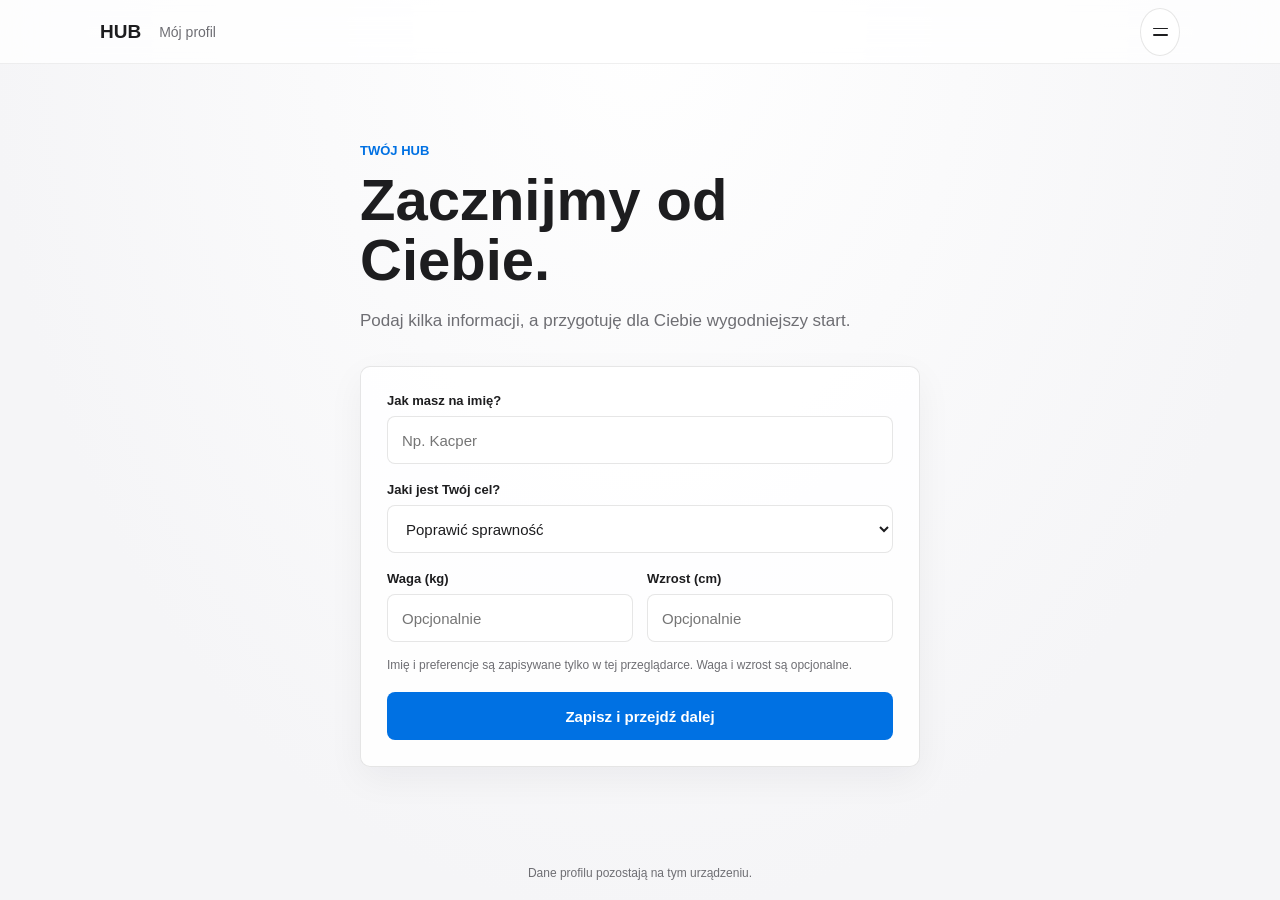
<file: index.html>
<!DOCTYPE html>
<html lang="pl">
<head>
    <meta charset="UTF-8">
    <meta name="viewport" content="width=device-width, initial-scale=1.0">
    <meta name="theme-color" content="#f5f5f7">
    <title>Twój profil | HUB</title>
    <style>
        :root {
            color-scheme: light;
            font-family: -apple-system, BlinkMacSystemFont, "SF Pro Display", "Segoe UI", sans-serif;
            color: #1d1d1f;
            background: #f5f5f7;
            --blue: #0071e3;
            --muted: #6e6e73;
            --line: rgba(29, 29, 31, 0.11);
        }

        * { box-sizing: border-box; }

        body {
            min-height: 100vh;
            min-height: 100svh;
            margin: 0;
            display: flex;
            flex-direction: column;
            background: radial-gradient(ellipse at 50% 0%, #fff 0%, #f5f5f7 72%);
        }

        .topbar {
            position: sticky;
            top: 0;
            z-index: 100;
            min-height: 64px;
            padding: 0 max(22px, calc((100% - 1080px) / 2));
            display: flex;
            align-items: center;
            justify-content: space-between;
            border-bottom: 1px solid rgba(29, 29, 31, 0.07);
            background: rgba(255, 255, 255, 0.78);
            backdrop-filter: blur(20px);
        }

        .brand { color: inherit; font-size: 19px; font-weight: 700; text-decoration: none; }
        .topbar-title { margin-right: auto; margin-left: 18px; color: var(--muted); font-size: 14px; }
        .menu-toggle {
            width: 40px;
            height: 40px;
            padding: 0;
            display: flex;
            flex-direction: column;
            align-items: center;
            justify-content: center;
            gap: 5px;
            border: 1px solid var(--line);
            border-radius: 50%;
            background: rgba(255, 255, 255, 0.9);
            color: #1d1d1f;
            cursor: pointer;
        }
        .menu-toggle span { width: 15px; height: 1.5px; border-radius: 2px; background: currentColor; transition: transform 180ms ease; }
        .menu-toggle[aria-expanded="true"] span:first-child { transform: translateY(3.25px) rotate(45deg); }
        .menu-toggle[aria-expanded="true"] span:last-child { transform: translateY(-3.25px) rotate(-45deg); }
        .site-menu {
            position: absolute;
            top: calc(100% + 8px);
            right: max(20px, calc((100% - 1080px) / 2));
            width: min(260px, calc(100vw - 40px));
            padding: 8px;
            display: grid;
            gap: 2px;
            border: 1px solid var(--line);
            border-radius: 12px;
            background: rgba(255, 255, 255, 0.96);
            box-shadow: 0 16px 40px rgba(29, 29, 31, 0.13);
            backdrop-filter: blur(24px);
        }
        .site-menu[hidden] { display: none; }
        .site-menu a { padding: 12px; border-radius: 8px; color: inherit; font-size: 14px; text-decoration: none; }
        .site-menu a:hover, .site-menu a:focus-visible { outline: none; background: #f5f5f7; }
        .site-menu a[aria-current="page"] { color: var(--blue); }

        main {
            width: min(100% - 40px, 560px);
            margin: auto;
            padding: 72px 0;
        }

        .eyebrow { margin: 0 0 12px; color: var(--blue); font-size: 13px; font-weight: 650; }
        h1 { margin: 0; font-size: clamp(38px, 8vw, 58px); line-height: 1.04; font-weight: 650; }
        .intro { margin: 18px 0 32px; color: var(--muted); font-size: 17px; line-height: 1.55; }

        form, .welcome-panel {
            padding: 26px;
            border: 1px solid var(--line);
            border-radius: 10px;
            background: rgba(255, 255, 255, 0.84);
            box-shadow: 0 12px 36px rgba(29, 29, 31, 0.05);
        }

        .field { display: grid; gap: 8px; margin-bottom: 18px; }
        label { font-size: 13px; font-weight: 600; }
        input, select {
            width: 100%;
            min-height: 48px;
            padding: 0 14px;
            border: 1px solid var(--line);
            border-radius: 8px;
            background: #fff;
            color: inherit;
            font: inherit;
            font-size: 15px;
        }

        input:focus, select:focus { outline: 2px solid rgba(0, 113, 227, 0.28); border-color: var(--blue); }
        .field-row { display: grid; grid-template-columns: 1fr 1fr; gap: 14px; }
        .hint { margin: -4px 0 18px; color: var(--muted); font-size: 12px; line-height: 1.5; }

        button, .tool-link {
            min-height: 48px;
            display: inline-flex;
            align-items: center;
            justify-content: center;
            padding: 0 18px;
            border: 0;
            border-radius: 8px;
            background: var(--blue);
            color: #fff;
            font: inherit;
            font-size: 15px;
            font-weight: 600;
            text-decoration: none;
            cursor: pointer;
        }

        form button { width: 100%; }
        .welcome-panel { display: none; }
        .welcome-panel.visible { display: block; animation: appear 240ms ease-out both; }
        .welcome-panel h2 { margin: 0; font-size: 30px; line-height: 1.15; }
        .welcome-panel p { margin: 12px 0 22px; color: var(--muted); line-height: 1.55; }
        .profile-summary { margin: 0 0 22px; padding: 16px; border-radius: 8px; background: #f5f5f7; color: #424245; font-size: 14px; line-height: 1.7; }
        .tool-links { display: flex; flex-wrap: wrap; gap: 10px; }
        .tool-link.secondary { border: 1px solid var(--line); background: #fff; color: var(--blue); }
        .edit-button { margin-top: 18px; padding: 0; min-height: 36px; background: transparent; color: var(--blue); font-size: 14px; }
        footer { padding: 20px; color: var(--muted); text-align: center; font-size: 12px; }

        @keyframes appear { from { opacity: 0; transform: translateY(6px); } to { opacity: 1; transform: translateY(0); } }

        @media (max-width: 520px) {
            .topbar { padding-inline: 18px; }
            main { padding: 52px 0; }
            form, .welcome-panel { padding: 20px; }
            .field-row { gap: 10px; }
            .tool-links { display: grid; }
        }
    </style>
</head>
<body>
    <header class="topbar">
        <a class="brand" href="main.html">HUB</a>
        <span class="topbar-title">Mój profil</span>
        <button class="menu-toggle" id="menu-toggle" type="button" aria-label="Otwórz menu" aria-expanded="false" aria-controls="site-menu">
            <span></span><span></span>
        </button>
        <nav class="site-menu" id="site-menu" aria-label="Menu główne" hidden>
            <a href="main.html">Strona główna HUB</a>
            <a href="kacleFIT.html">kacleFIT</a>
            <a href="licznik.html">Licznik treningu</a>
            <a href="login.html" aria-current="page">Mój profil</a>
        </nav>
    </header>
    <main>
        <p class="eyebrow">TWÓJ HUB</p>
        <h1 id="page-title">Zacznijmy od Ciebie.</h1>
        <p class="intro">Podaj kilka informacji, a przygotuję dla Ciebie wygodniejszy start.</p>

        <form id="profile-form">
            <div class="field">
                <label for="profile-name">Jak masz na imię?</label>
                <input id="profile-name" name="name" type="text" autocomplete="given-name" maxlength="40" placeholder="Np. Kacper" required>
            </div>
            <div class="field">
                <label for="profile-goal">Jaki jest Twój cel?</label>
                <select id="profile-goal" name="goal">
                    <option value="sprawność">Poprawić sprawność</option>
                    <option value="masa">Zbudować masę mięśniową</option>
                    <option value="redukcja">Zadbać o redukcję</option>
                    <option value="nawyki">Wypracować regularne nawyki</option>
                </select>
            </div>
            <div class="field-row">
                <div class="field">
                    <label for="profile-weight">Waga (kg)</label>
                    <input id="profile-weight" name="weight" type="number" min="1" max="500" step="0.1" inputmode="decimal" placeholder="Opcjonalnie">
                </div>
                <div class="field">
                    <label for="profile-height">Wzrost (cm)</label>
                    <input id="profile-height" name="height" type="number" min="1" max="300" step="1" inputmode="numeric" placeholder="Opcjonalnie">
                </div>
            </div>
            <p class="hint">Imię i preferencje są zapisywane tylko w tej przeglądarce. Waga i wzrost są opcjonalne.</p>
            <button type="submit">Zapisz i przejdź dalej</button>
        </form>

        <section class="welcome-panel" id="welcome-panel" aria-live="polite">
            <h2 id="welcome-heading"></h2>
            <p id="welcome-copy"></p>
            <div class="profile-summary" id="profile-summary"></div>
            <nav class="tool-links" aria-label="Twoje narzędzia">
                <a class="tool-link" href="main.html">Przejdź do HUB-a</a>
                <a class="tool-link secondary" href="kacleFIT.html">Otwórz kacleFIT</a>
                <a class="tool-link secondary" href="licznik.html">Otwórz licznik</a>
            </nav>
            <button class="edit-button" id="edit-profile" type="button">Edytuj dane</button>
        </section>
    </main>
    <footer>Dane profilu pozostają na tym urządzeniu.</footer>
    <script>
        const profileKey = "hub-profile";
        const profileForm = document.querySelector("#profile-form");
        const welcomePanel = document.querySelector("#welcome-panel");
        const menuButton = document.querySelector("#menu-toggle");
        const siteMenu = document.querySelector("#site-menu");

        function setMenuOpen(isOpen) {
            menuButton.setAttribute("aria-expanded", String(isOpen));
            menuButton.setAttribute("aria-label", isOpen ? "Zamknij menu" : "Otwórz menu");
            siteMenu.hidden = !isOpen;
        }

        menuButton.addEventListener("click", () => {
            setMenuOpen(menuButton.getAttribute("aria-expanded") !== "true");
        });

        document.addEventListener("click", (event) => {
            if (!event.target.closest(".topbar")) setMenuOpen(false);
        });

        document.addEventListener("keydown", (event) => {
            if (event.key === "Escape") {
                setMenuOpen(false);
                menuButton.focus();
            }
        });

        function readProfile() {
            try {
                return JSON.parse(localStorage.getItem(profileKey) || "null");
            } catch {
                return null;
            }
        }

        function showWelcome(profile) {
            document.querySelector("#welcome-heading").textContent = `Miło Cię widzieć, ${profile.name}.`;
            document.querySelector("#welcome-copy").textContent = `Twój cel: ${profile.goal}. Możesz zmienić te informacje w dowolnym momencie.`;
            const details = [];
            if (profile.weight) details.push(`Waga: ${profile.weight} kg`);
            if (profile.height) details.push(`Wzrost: ${profile.height} cm`);
            document.querySelector("#profile-summary").textContent = details.length ? details.join(" · ") : "Nie zapisano jeszcze wagi ani wzrostu.";
            profileForm.hidden = true;
            welcomePanel.classList.add("visible");
            document.querySelector("#page-title").textContent = "Witaj z powrotem.";
        }

        const savedProfile = readProfile();
        if (savedProfile && savedProfile.name) {
            profileForm.elements.name.value = savedProfile.name;
            profileForm.elements.goal.value = savedProfile.goal || "sprawność";
            profileForm.elements.weight.value = savedProfile.weight || "";
            profileForm.elements.height.value = savedProfile.height || "";
            showWelcome(savedProfile);
        }

        profileForm.addEventListener("submit", (event) => {
            event.preventDefault();
            const profile = {
                name: profileForm.elements.name.value.trim(),
                goal: profileForm.elements.goal.value,
                weight: profileForm.elements.weight.value,
                height: profileForm.elements.height.value
            };
            if (!profile.name) return;
            try {
                localStorage.setItem(profileKey, JSON.stringify(profile));
            } catch {
                document.querySelector("#welcome-copy").textContent = "Nie udało się zapisać danych w przeglądarce. Możesz nadal korzystać z HUB-a.";
            }
            showWelcome(profile);
        });

        document.querySelector("#edit-profile").addEventListener("click", () => {
            welcomePanel.classList.remove("visible");
            profileForm.hidden = false;
            document.querySelector("#page-title").textContent = "Zaktualizuj swój profil.";
            profileForm.elements.name.focus();
        });
    </script>
</body>
</html>
</file>
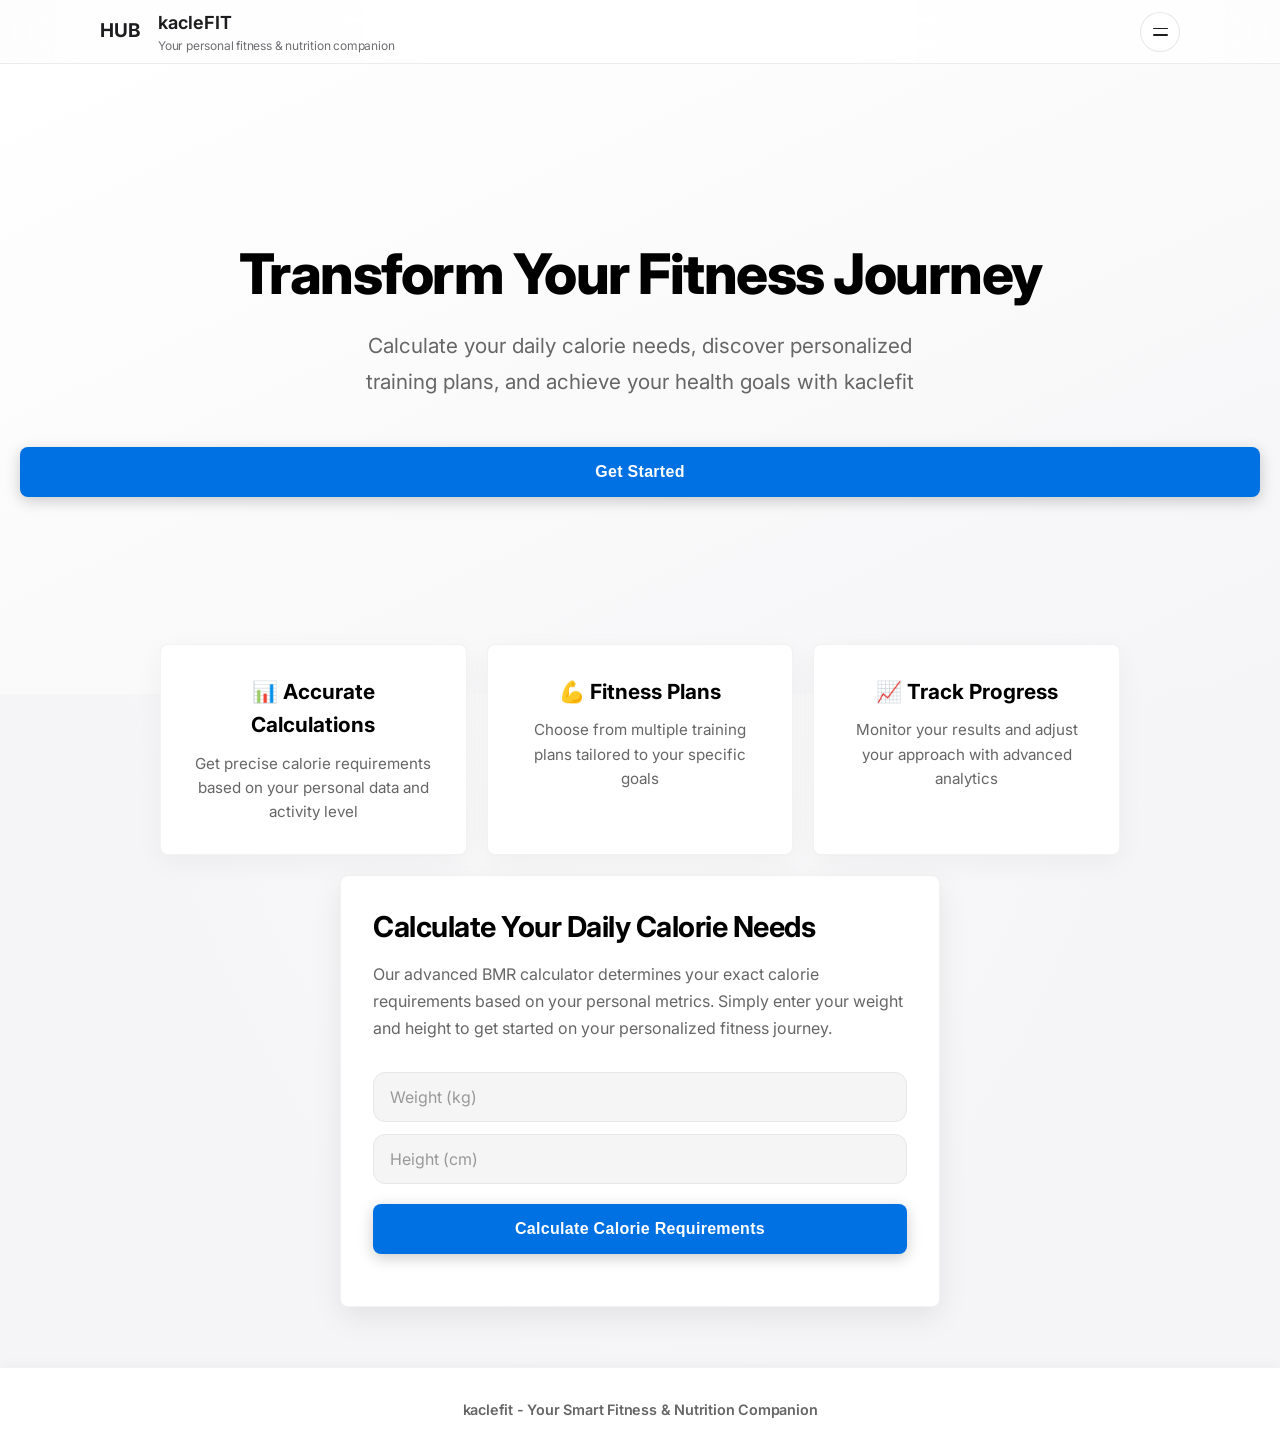
<file: kacleFIT.html>
<!DOCTYPE html>
<html lang="en">

<head>
    <meta charset="UTF-8">
    <meta name="viewport" content="width=device-width, initial-scale=1.0">
    <title>kaclefit - Smart Calorie & Fitness Calculator</title>
    <link href="https://fonts.googleapis.com/css2?family=Inter:wght@300;400;500;600;700;800&display=swap" rel="stylesheet">
    <style>
        * {
            margin: 0;
            padding: 0;
            box-sizing: border-box;
        }

        body {
            font-family: 'Inter', -apple-system, BlinkMacSystemFont, 'Segoe UI', sans-serif;
            background-color: #f5f5f5;
            color: #1a1a1a;
            line-height: 1.6;
            min-height: 100vh;
        }

        header {
            background: #ffffff;
            padding: 40px 20px;
            text-align: center;
            border-bottom: none;
            margin-top: 20px;
            box-shadow: 0 2px 10px rgba(0, 0, 0, 0.04);
        }

        header h1 {
            font-size: 2.8rem;
            font-weight: 800;
            letter-spacing: -1px;
            color: #000000;
            margin-bottom: 10px;
        }

        header p {
            font-size: 1.1rem;
            color: #666666;
            font-weight: 400;
            letter-spacing: -0.2px;
        }

        .hero-section {
            background: linear-gradient(135deg, #ffffff 0%, #f9f9f9 100%);
            padding: 80px 20px;
            text-align: center;
            min-height: 70vh;
            display: flex;
            flex-direction: column;
            justify-content: center;
            align-items: center;
        }

        .hero-section h2 {
            font-size: 3.5rem;
            font-weight: 800;
            line-height: 1.2;
            margin-bottom: 20px;
            letter-spacing: -1.5px;
            color: #000000;
        }

        .hero-section p {
            font-size: 1.3rem;
            color: #666666;
            max-width: 600px;
            margin: 0 auto 40px;
            line-height: 1.7;
            font-weight: 400;
        }

        .cta-button {
            display: inline-block;
            padding: 16px 40px;
            background: #000000;
            color: white;
            border-radius: 12px;
            font-weight: 600;
            font-size: 1rem;
            cursor: pointer;
            transition: all 0.3s cubic-bezier(0.23, 1, 0.320, 1);
            box-shadow: 0 4px 15px rgba(0, 0, 0, 0.2);
            text-decoration: none;
            border: none;
        }

        .cta-button:hover {
            transform: translateY(-3px);
            box-shadow: 0 8px 25px rgba(0, 0, 0, 0.3);
        }

        .features-showcase {
            max-width: 1000px;
            margin: -50px auto 0;
            padding: 0 20px;
            display: grid;
            grid-template-columns: repeat(auto-fit, minmax(250px, 1fr));
            gap: 20px;
            position: relative;
            z-index: 10;
        }

        .feature-box {
            background: white;
            padding: 30px;
            border-radius: 16px;
            box-shadow: 0 4px 20px rgba(0, 0, 0, 0.08);
            text-align: center;
            border: 1px solid rgba(0, 0, 0, 0.05);
        }

        .feature-box h3 {
            font-size: 1.3rem;
            font-weight: 700;
            margin-bottom: 10px;
            color: #000000;
        }

        .feature-box p {
            font-size: 0.95rem;
            color: #666666;
            line-height: 1.6;
        }

        menu {
            position: fixed;
            top: 20px;
            left: 20px;
            width: 56px;
            height: 56px;
            background: #000000;
            cursor: pointer;
            font-size: 1.4rem;
            display: flex;
            align-items: center;
            justify-content: center;
            border-radius: 14px;
            transition: all 0.3s cubic-bezier(0.23, 1, 0.320, 1);
            z-index: 999;
            box-shadow: 0 12px 30px rgba(0, 0, 0, 0.2);
        }

        menu:hover {
            transform: scale(1.08) translateY(-4px);
            box-shadow: 0 16px 40px rgba(0, 0, 0, 0.25);
        }

        menu h1 {
            font-size: 1.4rem;
            transition: all 0.3s cubic-bezier(0.23, 1, 0.320, 1);
            color: white;
            margin: 0;
        }

        menu:hover h1 {
            transform: rotate(90deg);
        }

        menu section {
            position: fixed;
            top: 90px;
            left: 20px;
            display: flex;
            flex-direction: column;
            gap: 8px;
            opacity: 0;
            visibility: hidden;
            transform: translateY(-12px) scale(0.95);
            transition: all 0.35s cubic-bezier(0.23, 1, 0.320, 1);
            z-index: 998;
        }

        menu section.active {
            opacity: 1;
            visibility: visible;
            transform: translateY(0) scale(1);
        }

        menu section div {
            padding: 14px 18px;
            background: white;
            cursor: pointer;
            transition: all 0.25s cubic-bezier(0.23, 1, 0.320, 1);
            border-radius: 12px;
            box-shadow: 0 4px 15px rgba(0, 0, 0, 0.08);
            position: relative;
            min-width: 130px;
            border: 1px solid rgba(0, 0, 0, 0.05);
        }

        menu section div::before {
            content: '';
            position: absolute;
            left: 0;
            top: 0;
            bottom: 0;
            width: 4px;
            background: #000000;
            border-radius: 12px 0 0 12px;
            transform: scaleY(0);
            transform-origin: center;
            transition: transform 0.25s cubic-bezier(0.23, 1, 0.320, 1);
        }

        menu section div:hover {
            background: #f5f5f5;
            transform: translateX(6px);
            box-shadow: 0 6px 20px rgba(0, 0, 0, 0.12);
        }

        menu section div:hover::before {
            transform: scaleY(1);
        }

        menu section div h3 {
            font-size: 0.95rem;
            font-weight: 600;
            transition: all 0.25s ease;
            color: #1a1a1a;
            margin: 0;
        }

        menu section div:hover h3 {
            color: #000000;
        }

        main {
            max-width: 600px;
            margin: 20px auto 40px;
            padding: 32px;
            background: white;
            border-radius: 20px;
            box-shadow: 0 10px 30px rgba(0, 0, 0, 0.08);
            border: 1px solid rgba(0, 0, 0, 0.05);
        }

        aside {
            max-width: 1200px;
            margin: 40px auto;
            padding: 0 20px;
            display: none;
            opacity: 0;
            transition: opacity 0.3s ease;
        }

        aside.show {
            display: block;
            opacity: 1;
        }

        .offers-grid {
            display: grid;
            grid-template-columns: repeat(auto-fit, minmax(280px, 1fr));
            gap: 16px;
            margin-bottom: 40px;
        }

        .offer-card {
            background: white;
            border: 1px solid rgba(0, 0, 0, 0.05);
            border-radius: 20px;
            padding: 28px;
            text-align: center;
            transition: all 0.3s cubic-bezier(0.23, 1, 0.320, 1);
            cursor: pointer;
            box-shadow: 0 4px 15px rgba(0, 0, 0, 0.06);
            position: relative;
            overflow: hidden;
        }

        .offer-card::before {
            content: '';
            position: absolute;
            top: -50%;
            right: -50%;
            width: 100px;
            height: 100px;
            background: radial-gradient(circle, rgba(0, 0, 0, 0.05), transparent);
            transition: all 0.6s ease;
        }

        .offer-card:hover {
            border-color: rgba(0, 0, 0, 0.2);
            box-shadow: 0 12px 35px rgba(0, 0, 0, 0.15);
            transform: translateY(-6px);
        }

        .offer-card:hover::before {
            top: 50%;
            right: 50%;
        }

        .offer-card h3 {
            font-size: 1.4rem;
            margin-bottom: 12px;
            font-weight: 700;
            color: #000000;
            position: relative;
            z-index: 1;
            letter-spacing: -0.3px;
        }

        .offer-card .price {
            font-size: 2.5rem;
            font-weight: 800;
            color: #000000;
            margin: 15px 0;
            position: relative;
            z-index: 1;
            letter-spacing: -1px;
        }

        .offer-card .description {
            font-size: 0.95rem;
            color: #777777;
            margin-bottom: 25px;
            line-height: 1.5;
            position: relative;
            z-index: 1;
            font-weight: 500;
        }

        .offer-card .features {
            text-align: left;
            font-size: 0.9rem;
            color: #555555;
            margin-bottom: 25px;
            position: relative;
            z-index: 1;
        }

        .offer-card .features li {
            margin: 12px 0;
            list-style: none;
            padding-left: 28px;
            position: relative;
            font-weight: 500;
            color: #333333;
            line-height: 1.6;
        }

        .offer-card .features li:before {
            content: "✓";
            position: absolute;
            left: 0;
            font-weight: bold;
            color: #000000;
            font-size: 1.2rem;
        }

        .offer-card .offer-button {
            width: 100%;
            padding: 14px 16px;
            background: #000000;
            color: #ffffff;
            border: none;
            border-radius: 12px;
            font-size: 0.95rem;
            font-weight: 700;
            cursor: pointer;
            transition: all 0.3s cubic-bezier(0.23, 1, 0.320, 1);
            box-shadow: 0 4px 12px rgba(0, 0, 0, 0.2);
            position: relative;
            z-index: 1;
            letter-spacing: 0.2px;
        }

        .offer-card .offer-button:hover {
            transform: translateY(-2px);
            box-shadow: 0 6px 16px rgba(0, 0, 0, 0.3);
        }

        .offer-card .offer-button:active {
            transform: translateY(0);
        }

        main p:first-child {
            font-size: 1.8rem;
            font-weight: 700;
            margin-bottom: 15px;
            line-height: 1.3;
            color: #000000;
            letter-spacing: -0.5px;
        }

        main p:nth-child(2) {
            font-size: 1rem;
            color: #666666;
            line-height: 1.7;
            margin-bottom: 30px;
            font-weight: 400;
        }

        input {
            width: 100%;
            padding: 14px 16px;
            margin-bottom: 12px;
            border: 1.5px solid #e5e7eb;
            border-radius: 12px;
            font-family: 'Inter', sans-serif;
            font-size: 1rem;
            transition: all 0.25s cubic-bezier(0.23, 1, 0.320, 1);
            background: #f5f5f5;
        }

        input:focus {
            outline: none;
            border-color: #000000;
            box-shadow: 0 0 0 3px rgba(0, 0, 0, 0.1);
            background: white;
        }

        input::placeholder {
            color: #999999;
            font-weight: 400;
        }

        button {
            width: 100%;
            padding: 16px 16px;
            margin-top: 8px;
            margin-bottom: 20px;
            background: #000000;
            color: #ffffff;
            border: none;
            border-radius: 12px;
            font-size: 1rem;
            font-weight: 600;
            cursor: pointer;
            transition: all 0.3s cubic-bezier(0.23, 1, 0.320, 1);
            letter-spacing: 0.3px;
            box-shadow: 0 4px 15px rgba(0, 0, 0, 0.2);
        }

        button:hover {
            transform: translateY(-2px);
            box-shadow: 0 6px 20px rgba(0, 0, 0, 0.3);
        }

        button:active {
            transform: translateY(0);
            box-shadow: 0 2px 8px rgba(0, 0, 0, 0.2);
        }

        #result {
            margin-top: 20px;
            padding: 20px;
            background: linear-gradient(135deg, #f9f9f9 0%, #ffffff 100%);
            border: 1.5px solid #e0e0e0;
            border-radius: 14px;
            font-size: 1rem;
            line-height: 1.8;
            min-height: 60px;
            color: #333333;
            font-weight: 500;
            display: none;
        }

        #result.show {
            display: block;
            animation: slideIn 0.4s cubic-bezier(0.23, 1, 0.320, 1);
        }

        @keyframes slideIn {
            from {
                opacity: 0;
                transform: translateY(-10px);
            }
            to {
                opacity: 1;
                transform: translateY(0);
            }
        }

        footer {
            background: #ffffff;
            padding: 30px 20px;
            text-align: center;
            border-top: 1px solid rgba(0, 0, 0, 0.05);
            margin-top: 60px;
            font-size: 0.85rem;
            color: #9ca3af;
            box-shadow: 0 -2px 10px rgba(0, 0, 0, 0.04);
        }

        footer h3 {
            font-size: 0.9rem;
            font-weight: 600;
            color: #666666;
            letter-spacing: -0.2px;
        }

        aside {
            max-width: 1200px;
            margin: 40px auto;
            padding: 0 20px;
            display: none;
            opacity: 0;
            transition: opacity 0.4s cubic-bezier(0.23, 1, 0.320, 1);
        }

        aside.show {
            display: block;
            opacity: 1;
        }

        aside h2 {
            text-align: center;
            margin: 40px 0 30px 0;
            font-size: 2rem;
            font-weight: 700;
            color: #000000;
            letter-spacing: -0.5px;
        }

        body {
            background: radial-gradient(ellipse at 50% 0%, #fff 0%, #f5f5f7 68%);
            color: #1d1d1f;
        }

        .app-header {
            position: sticky;
            top: 0;
            z-index: 1000;
            min-height: 64px;
            margin: 0;
            padding: 8px max(22px, calc((100% - 1080px) / 2));
            display: flex;
            align-items: center;
            justify-content: space-between;
            gap: 18px;
            text-align: left;
            background: rgba(255, 255, 255, 0.82);
            border-bottom: 1px solid rgba(29, 29, 31, 0.08);
            box-shadow: none;
            backdrop-filter: blur(20px);
        }

        .app-brand {
            color: #1d1d1f;
            font-size: 19px;
            font-weight: 700;
            text-decoration: none;
        }

        .app-title {
            margin-right: auto;
        }

        .app-title h1 {
            margin: 0;
            color: #1d1d1f;
            font-size: 18px;
            font-weight: 650;
            letter-spacing: 0;
        }

        .app-title p {
            color: #6e6e73;
            font-size: 12px;
            line-height: 1.3;
        }

        .app-menu-toggle {
            width: 40px;
            height: 40px;
            margin: 0;
            padding: 0;
            display: flex;
            flex: 0 0 40px;
            flex-direction: column;
            align-items: center;
            justify-content: center;
            gap: 5px;
            color: #1d1d1f;
            background: rgba(255, 255, 255, 0.9);
            border: 1px solid rgba(29, 29, 31, 0.1);
            border-radius: 50%;
            box-shadow: none;
        }

        .app-menu-toggle:hover { transform: none; box-shadow: none; }
        .app-menu-toggle span { width: 15px; height: 1.5px; border-radius: 2px; background: currentColor; transition: transform 180ms ease; }
        .app-menu-toggle[aria-expanded="true"] span:first-child { transform: translateY(3.25px) rotate(45deg); }
        .app-menu-toggle[aria-expanded="true"] span:last-child { transform: translateY(-3.25px) rotate(-45deg); }

        .app-site-menu {
            position: absolute;
            top: calc(100% + 8px);
            right: max(20px, calc((100% - 1080px) / 2));
            min-width: 240px;
            padding: 8px;
            display: grid;
            gap: 2px;
            background: rgba(255, 255, 255, 0.96);
            border: 1px solid rgba(29, 29, 31, 0.1);
            border-radius: 12px;
            box-shadow: 0 16px 40px rgba(29, 29, 31, 0.13);
            backdrop-filter: blur(24px);
        }

        .app-site-menu[hidden] { display: none; }
        .app-site-menu a { padding: 11px 12px; border-radius: 8px; color: #1d1d1f; font-size: 14px; text-decoration: none; }
        .app-site-menu a:hover, .app-site-menu a:focus-visible { outline: none; background: #f5f5f7; }
        .app-site-menu a[aria-current="page"] { color: #0071e3; }

        .hero-section { background: linear-gradient(155deg, #fff 0%, #f5f5f7 100%); }
        .cta-button, .offer-button, main button { background: #0071e3; border-radius: 8px; }
        .feature-box, .offer-card, main { border-radius: 8px; }
        .feature-box, .offer-card { box-shadow: 0 8px 28px rgba(29, 29, 31, 0.045); }
        input:focus { border-color: #0071e3; box-shadow: 0 0 0 3px rgba(0, 113, 227, 0.12); }

        @media (max-width: 600px) {
            .app-header { padding-inline: 18px; gap: 12px; }
            .app-title p { display: none; }
            .app-site-menu { right: 18px; }
        }
    </style>
</head>

<body>
    <header class="app-header">
        <a class="app-brand" href="main.html">HUB</a>
        <div class="app-title">
            <h1>kacleFIT</h1>
            <p>Your personal fitness & nutrition companion</p>
        </div>
        <button class="app-menu-toggle" id="app-menu-toggle" type="button" aria-label="Otwórz menu" aria-expanded="false" aria-controls="app-site-menu">
            <span></span><span></span>
        </button>
        <nav class="app-site-menu" id="app-site-menu" aria-label="Menu główne" hidden>
            <a href="main.html">Strona główna HUB</a>
            <a href="kacleFIT.html" aria-current="page">kacleFIT</a>
            <a href="licznik.html">Licznik treningu</a>
            <a href="login.html">Mój profil</a>
            <a href="#calculator">Kalkulator kalorii</a>
            <a href="#offers-section">Plany treningowe</a>
        </nav>
    </header>
    <section class="hero-section">
        <h2>Transform Your Fitness Journey</h2>
        <p>Calculate your daily calorie needs, discover personalized training plans, and achieve your health goals with kaclefit</p>
        <button class="cta-button" onclick="document.querySelector('main').scrollIntoView({behavior: 'smooth'})">Get Started</button>
    </section>

    <div class="features-showcase">
        <div class="feature-box">
            <h3>📊 Accurate Calculations</h3>
            <p>Get precise calorie requirements based on your personal data and activity level</p>
        </div>
        <div class="feature-box">
            <h3>💪 Fitness Plans</h3>
            <p>Choose from multiple training plans tailored to your specific goals</p>
        </div>
        <div class="feature-box">
            <h3>📈 Track Progress</h3>
            <p>Monitor your results and adjust your approach with advanced analytics</p>
        </div>
    </div>

    <aside id="offers-section">
        <h2 style="text-align: center; margin: 40px 0 30px 0; font-size: 2.2rem;">Training Plans</h2>
        <div class="offers-grid">
            <div class="offer-card">
                <h3>Starter Plan</h3>
                <div class="price">$9.99</div>
                <div class="description">Monthly access</div>
                <ul class="features">
                    <li>Advanced BMR calculator</li>
                    <li>Basic workout routines</li>
                    <li>Food database (5,000+ items)</li>
                    <li>Email support</li>
                </ul>
                <button class="offer-button">Choose Plan</button>
            </div>

            <div class="offer-card">
                <h3>Premium Plan</h3>
                <div class="price">$19.99</div>
                <div class="description">Monthly access</div>
                <ul class="features">
                    <li>Everything in Starter</li>
                    <li>Personalized workout plans</li>
                    <li>Customized nutrition guides</li>
                    <li>Progress tracking (detailed)</li>
                    <li>24/7 priority support</li>
                </ul>
                <button class="offer-button">Choose Plan</button>
            </div>

            <div class="offer-card">
                <h3>Elite Plan</h3>
                <div class="price">$39.99</div>
                <div class="description">3-month access</div>
                <ul class="features">
                    <li>Everything in Premium</li>
                    <li>1-on-1 online coaching</li>
                    <li>Custom meal plans</li>
                    <li>Video tutorials library</li>
                    <li>Weekly progress reviews</li>
                    <li>15% renewal discount</li>
                </ul>
                <button class="offer-button">Choose Plan</button>
            </div>
        </div>
    </aside>
    <main id="calculator">
        <p>Calculate Your Daily Calorie Needs</p>
        <p>Our advanced BMR calculator determines your exact calorie requirements based on your personal metrics. Simply enter your weight and height to get started on your personalized fitness journey.</p>
        <input type="number" placeholder="Weight (kg)" id="weight">
        <input type="number" placeholder="Height (cm)" id="height">
        <button onclick="calculateCalories()">Calculate Calorie Requirements</button>
        <p id="result"></p>
        <script>
            function calculateCalories() {
                const weight = document.getElementById('weight').value;
                const height = document.getElementById('height').value;
                const offersSection = document.getElementById('offers-section');

                if (weight && height) {
                    const bmr = 10 * weight + 6.25 * height - 5 * 25 + 5;
            try {
                const profile = JSON.parse(localStorage.getItem('hub-profile') || 'null');
                if (profile) {
                    if (profile.weight) document.getElementById('weight').value = profile.weight;
                    if (profile.height) document.getElementById('height').value = profile.height;
                    if (profile.name) {
                        document.querySelector('.app-title p').textContent = `Cześć, ${profile.name}. Twój cel: ${profile.goal || 'sprawność'}.`;
                    }
                }
            } catch (error) {
                // Strona działa również bez dostępu do zapisanych danych.
            }

                    const calories = bmr * 1.2;
                    const resultElement = document.getElementById('result');
                    resultElement.innerText = `Your daily calorie requirement is approximately ${calories.toFixed(0)} kcal. This calculation is based on a light activity level. Adjust accordingly based on your actual lifestyle.`;
                    resultElement.classList.add('show');
                    offersSection.classList.add('show');
                    setTimeout(() => {
                        offersSection.scrollIntoView({ behavior: 'smooth' });
                    }, 300);
                } else {
                    const resultElement = document.getElementById('result');
                    resultElement.innerText = 'Please enter both your weight and height to calculate your calorie requirements.';
                    resultElement.classList.add('show');
                }
            }

            let offersSection = document.getElementById('offers-section');
            const menuButton = document.getElementById('app-menu-toggle');
            const siteMenu = document.getElementById('app-site-menu');

            function setMenuOpen(isOpen) {
                menuButton.setAttribute('aria-expanded', String(isOpen));
                menuButton.setAttribute('aria-label', isOpen ? 'Zamknij menu' : 'Otwórz menu');
                siteMenu.hidden = !isOpen;
            }

            menuButton.addEventListener('click', () => {
                setMenuOpen(menuButton.getAttribute('aria-expanded') !== 'true');
            });

            document.addEventListener('click', (event) => {
                if (!event.target.closest('.app-header')) setMenuOpen(false);
            });

            document.addEventListener('keydown', (event) => {
                if (event.key === 'Escape') {
                    setMenuOpen(false);
                    menuButton.focus();
                }
            });

            siteMenu.addEventListener('click', (event) => {
                const link = event.target.closest('a');
                if (!link) return;
                if (link.hash === '#offers-section') {
                    event.preventDefault();
                    offersSection.classList.add('show');
                    setTimeout(() => offersSection.scrollIntoView({ behavior: 'smooth' }), 300);
                } else if (link.hash === '#calculator') {
                    event.preventDefault();
                    document.querySelector('main').scrollIntoView({ behavior: 'smooth' });
                }
                setMenuOpen(false);
            });
        </script>
    </main>
    <footer>
        <h3>kaclefit - Your Smart Fitness & Nutrition Companion</h3>
    </footer>
</body>

</html>
</file>
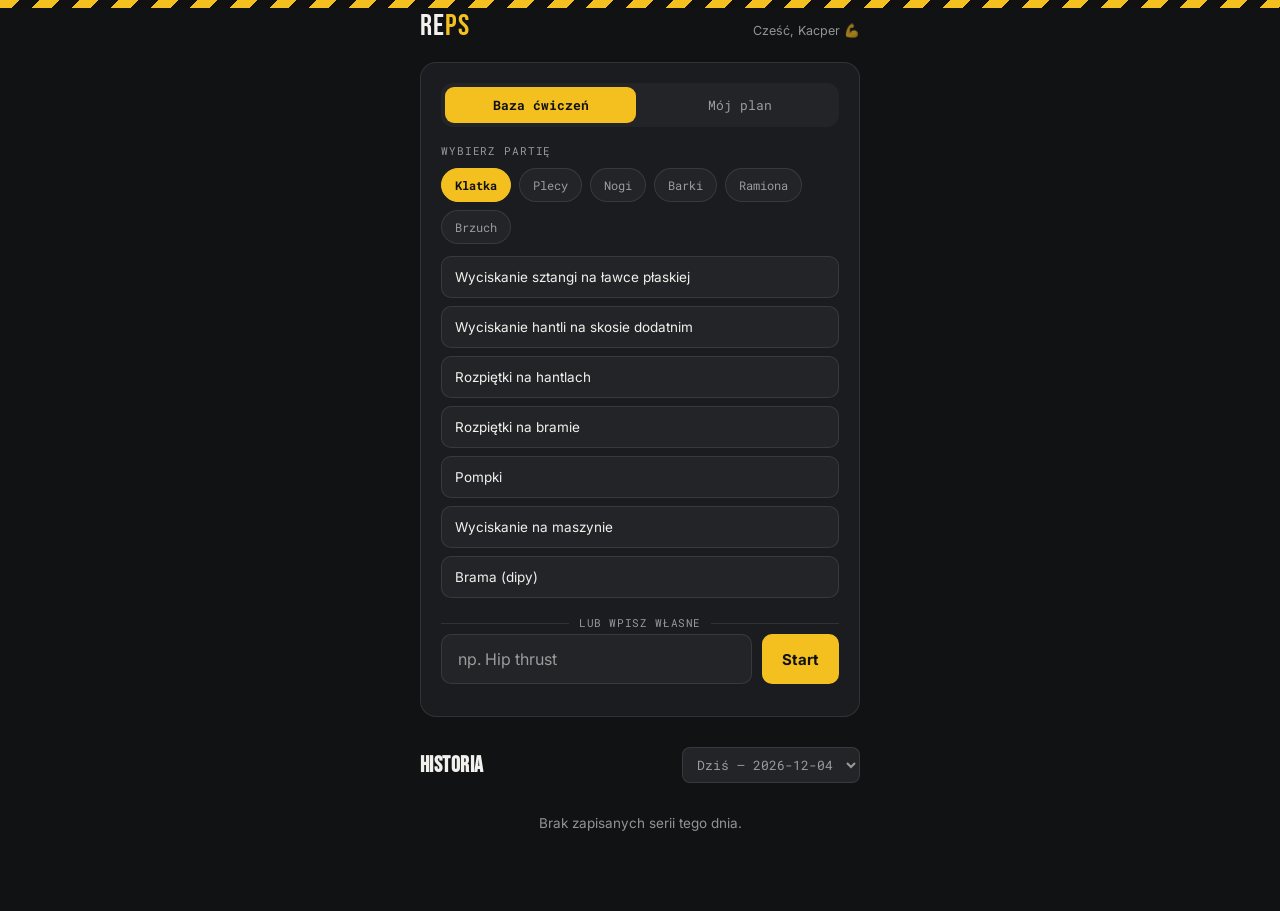
<file: licznik-treningu.html>
<!DOCTYPE html>
<html lang="pl">
<head>
<meta charset="UTF-8">
<meta name="viewport" content="width=device-width, initial-scale=1.0, maximum-scale=1.0">
<title>REPS — Licznik serii i powtórzeń</title>
<link rel="preconnect" href="https://fonts.googleapis.com">
<link rel="preconnect" href="https://fonts.gstatic.com" crossorigin>
<link href="https://fonts.googleapis.com/css2?family=Bebas+Neue&family=Inter:wght@400;500;600;700&family=Roboto+Mono:wght@500;700&display=swap" rel="stylesheet">
<style>
  :root{
    --bg:#111214;
    --panel:#1b1c1f;
    --panel-2:#232427;
    --yellow:#f4c020;
    --yellow-dim:rgba(244,192,32,0.16);
    --ink:#f2f1ee;
    --ink-dim:rgba(242,241,238,0.58);
    --red:#e6533c;
    --line:rgba(242,241,238,0.10);
    --display:'Bebas Neue', sans-serif;
    --sans:'Inter', sans-serif;
    --mono:'Roboto Mono', monospace;
  }
  *{margin:0;padding:0;box-sizing:border-box;-webkit-tap-highlight-color:transparent;}
  body{
    background:var(--bg);
    color:var(--ink);
    font-family:var(--sans);
    min-height:100svh;
    padding-bottom:60px;
  }
  ::selection{background:var(--yellow);color:#111;}
  :focus-visible{outline:2px solid var(--yellow);outline-offset:2px;}
  button{font-family:inherit;cursor:pointer;border:none;background:none;color:inherit;}
  input{font-family:inherit;color:inherit;background:none;border:none;}

  .hazard{
    height:8px;
    background:repeating-linear-gradient(135deg, var(--yellow) 0 14px, #111 14px 28px);
  }

  header{
    padding:22px 20px 10px;
    display:flex;
    align-items:baseline;
    justify-content:space-between;
  }
  .logo{
    font-family:var(--display);
    font-size:30px;
    letter-spacing:0.03em;
  }
  .logo span{color:var(--yellow);}
  .greet{
    font-size:12.5px;
    color:var(--ink-dim);
  }

  .wrap{max-width:480px;margin:0 auto;padding:0 20px;}

  /* ---------- EXERCISE PICKER ---------- */
  .card{
    background:var(--panel);
    border:1px solid var(--line);
    border-radius:16px;
    padding:20px;
    margin-top:18px;
  }
  .label{
    font-family:var(--mono);
    font-size:11px;
    letter-spacing:0.08em;
    text-transform:uppercase;
    color:var(--ink-dim);
    margin-bottom:10px;
  }
  .ex-input-row{
    display:flex;
    gap:10px;
  }
  #exerciseInput{
    flex:1;
    background:var(--panel-2);
    border:1px solid var(--line);
    border-radius:10px;
    padding:14px 16px;
    font-size:16px;
    color:var(--ink);
  }
  #exerciseInput::placeholder{color:var(--ink-dim);}
  .go-btn{
    background:var(--yellow);
    color:#111;
    font-weight:700;
    border-radius:10px;
    padding:0 20px;
    font-size:15px;
  }
  .chips{
    display:flex;
    flex-wrap:wrap;
    gap:8px;
    margin-top:12px;
  }
  .chip{
    font-family:var(--mono);
    font-size:12.5px;
    padding:8px 12px;
    border-radius:20px;
    background:var(--panel-2);
    border:1px solid var(--line);
    color:var(--ink-dim);
  }
  .chip.active{
    background:var(--yellow-dim);
    border-color:var(--yellow);
    color:var(--yellow);
  }

  /* ---------- EXERCISE LIBRARY ---------- */
  .cat-tabs{
    display:flex;
    flex-wrap:wrap;
    gap:8px;
    margin-top:6px;
  }
  .cat-tab{
    flex-shrink:0;
    font-family:var(--mono);
    font-size:12px;
    padding:8px 13px;
    border-radius:20px;
    background:var(--panel-2);
    border:1px solid var(--line);
    color:var(--ink-dim);
    white-space:nowrap;
    transition:background .2s, border-color .2s, color .2s;
  }
  .cat-tab.active{
    background:var(--yellow);
    border-color:var(--yellow);
    color:#111;
    font-weight:700;
  }
  .ex-grid{
    display:grid;
    grid-template-columns:1fr;
    gap:8px;
    margin-top:12px;
  }
  .ex-btn{
    text-align:left;
    background:var(--panel-2);
    border:1px solid var(--line);
    border-radius:10px;
    padding:12px 13px;
    font-size:13.5px;
    color:var(--ink);
  }
  .ex-btn.active{
    background:var(--yellow-dim);
    border-color:var(--yellow);
    color:var(--yellow);
  }
  .ex-scheme{
    font-family:var(--mono);
    font-size:11px;
    color:var(--ink-dim);
    margin-top:4px;
  }
  .ex-btn.active .ex-scheme{color:rgba(244,192,32,0.75);}
  .divider-row{
    display:flex;
    align-items:center;
    gap:10px;
    margin-top:18px;
    margin-bottom:4px;
  }
  .divider-row .line{flex:1;height:1px;background:var(--line);}
  .divider-row span{
    font-family:var(--mono);
    font-size:10.5px;
    color:var(--ink-dim);
    text-transform:uppercase;
    letter-spacing:0.06em;
  }

  /* ---------- MODE TOGGLE + MY PLAN ---------- */
  .mode-toggle{
    display:flex;
    gap:8px;
    margin-bottom:16px;
    background:var(--panel-2);
    border-radius:12px;
    padding:4px;
  }
  .mode-btn{
    flex:1;
    font-family:var(--mono);
    font-size:12.5px;
    padding:10px 8px;
    border-radius:9px;
    color:var(--ink-dim);
    text-align:center;
  }
  .mode-btn.active{
    background:var(--yellow);
    color:#111;
    font-weight:700;
  }
  .plan-ex-row{
    display:flex;
    gap:8px;
    margin-bottom:8px;
  }
  .plan-ex-row .ex-btn{flex:1;}
  .plan-ex-del{
    width:42px;
    flex-shrink:0;
    border-radius:10px;
    background:var(--panel-2);
    border:1px solid var(--line);
    color:var(--red);
    font-size:15px;
  }

  /* ---------- CURRENT EXERCISE ---------- */
  .current{
    display:none;
  }
  .current.show{display:block;}

  .ex-title{
    font-family:var(--display);
    font-size:34px;
    letter-spacing:0.01em;
    margin-top:22px;
    line-height:1;
  }
  .set-badge{
    display:inline-flex;
    align-items:center;
    gap:8px;
    font-family:var(--mono);
    font-size:13px;
    color:var(--yellow);
    margin-top:8px;
  }
  .set-badge .n{
    background:var(--yellow-dim);
    padding:3px 10px;
    border-radius:20px;
    font-weight:700;
  }

  .stepper-row{
    display:flex;
    gap:14px;
    margin-top:20px;
  }
  .stepper{
    flex:1;
    background:var(--panel);
    border:1px solid var(--line);
    border-radius:16px;
    padding:16px;
    text-align:center;
  }
  .stepper .label{margin-bottom:6px;}
  .stepper-controls{
    display:flex;
    align-items:center;
    justify-content:center;
    gap:14px;
  }
  .stepper-controls button{
    width:40px;height:40px;
    border-radius:50%;
    background:var(--panel-2);
    border:1px solid var(--line);
    font-size:20px;
    display:flex;align-items:center;justify-content:center;
    color:var(--ink);
  }
  .stepper-controls button:active{background:var(--yellow-dim);}
  .stepper-val{
    font-family:var(--display);
    font-size:40px;
    min-width:60px;
  }

  .confirm-btn{
    width:100%;
    margin-top:20px;
    background:var(--yellow);
    color:#111;
    font-family:var(--display);
    font-size:22px;
    letter-spacing:0.03em;
    padding:18px;
    border-radius:16px;
    display:flex;
    align-items:center;
    justify-content:center;
    gap:10px;
  }
  .confirm-btn:active{transform:scale(0.98);}

  /* ---------- REST TIMER ---------- */
  .timer-card{
    display:none;
    margin-top:18px;
    text-align:center;
    padding:24px 20px;
  }
  .timer-card.show{display:block;}
  .timer-ring{
    position:relative;
    width:180px;height:180px;
    margin:6px auto 14px;
  }
  .timer-ring svg{transform:rotate(-90deg);}
  .timer-ring circle{
    fill:none;
    stroke-width:10;
  }
  .ring-bg{stroke:var(--panel-2);}
  .ring-fg{
    stroke:var(--yellow);
    stroke-linecap:round;
    transition:stroke-dashoffset 1s linear;
  }
  .timer-num{
    position:absolute;
    inset:0;
    display:flex;
    align-items:center;
    justify-content:center;
    font-family:var(--mono);
    font-size:36px;
    font-weight:700;
  }
  .timer-presets{
    display:flex;
    gap:8px;
    justify-content:center;
    margin-bottom:14px;
  }
  .preset{
    font-family:var(--mono);
    font-size:12.5px;
    padding:8px 14px;
    border-radius:20px;
    background:var(--panel-2);
    border:1px solid var(--line);
    color:var(--ink-dim);
  }
  .preset.active{background:var(--yellow-dim);border-color:var(--yellow);color:var(--yellow);}
  .timer-actions{
    display:flex;
    gap:10px;
    justify-content:center;
  }
  .timer-actions button{
    font-family:var(--mono);
    font-size:13px;
    padding:10px 18px;
    border-radius:10px;
    background:var(--panel-2);
    border:1px solid var(--line);
    color:var(--ink-dim);
  }
  .timer-actions button.skip{color:var(--yellow);border-color:var(--yellow);}

  /* ---------- HISTORY ---------- */
  .history-head{
    display:flex;
    justify-content:space-between;
    align-items:center;
    margin-top:30px;
    margin-bottom:12px;
  }
  .history-head h2{
    font-family:var(--display);
    font-size:22px;
    letter-spacing:0.02em;
  }
  .day-select{
    font-family:var(--mono);
    font-size:12.5px;
    color:var(--ink-dim);
    background:var(--panel-2);
    border:1px solid var(--line);
    border-radius:8px;
    padding:8px 10px;
  }
  .day-select option{background:var(--panel);}

  .log-item{
    display:flex;
    justify-content:space-between;
    align-items:center;
    padding:14px 4px;
    border-top:1px solid var(--line);
    font-size:14.5px;
  }
  .log-item:last-child{border-bottom:1px solid var(--line);}
  .log-ex{font-weight:600;}
  .log-meta{
    font-family:var(--mono);
    font-size:12.5px;
    color:var(--ink-dim);
  }
  .log-del{
    color:var(--red);
    font-size:12px;
    font-family:var(--mono);
    padding:4px 8px;
  }
  .empty-note{
    color:var(--ink-dim);
    font-size:13.5px;
    padding:20px 4px;
    text-align:center;
  }
  .totals{
    display:flex;
    gap:10px;
    margin-top:14px;
  }
  .total-pill{
    flex:1;
    background:var(--panel);
    border:1px solid var(--line);
    border-radius:12px;
    padding:12px;
    text-align:center;
  }
  .total-pill .num{
    font-family:var(--display);
    font-size:24px;
    color:var(--yellow);
  }
  .total-pill .lbl{
    font-family:var(--mono);
    font-size:10.5px;
    color:var(--ink-dim);
    text-transform:uppercase;
    letter-spacing:0.05em;
  }

  .toast{
    position:fixed;
    bottom:24px;left:50%;
    transform:translateX(-50%) translateY(20px);
    background:var(--yellow);
    color:#111;
    font-weight:600;
    font-size:13.5px;
    padding:12px 20px;
    border-radius:30px;
    opacity:0;
    transition:opacity .3s ease, transform .3s ease;
    pointer-events:none;
    z-index:200;
    white-space:nowrap;
  }
  .toast.show{
    opacity:1;
    transform:translateX(-50%) translateY(0);
  }
</style>
</head>
<body>

<div class="hazard"></div>

<header class="wrap" style="max-width:480px;padding-left:20px;padding-right:20px;">
  <div class="logo">RE<span>PS</span></div>
  <div class="greet">Cześć, Kacper 💪</div>
</header>

<div class="wrap">

  <div class="card">
    <div class="mode-toggle">
      <button class="mode-btn active" id="modeLibraryBtn">Baza ćwiczeń</button>
      <button class="mode-btn" id="modePlanBtn">Mój plan</button>
    </div>

    <div id="libraryView">
      <div class="label">Wybierz partię</div>
      <div class="cat-tabs" id="catTabs"></div>
      <div class="ex-grid" id="exGrid"></div>

      <div class="divider-row"><div class="line"></div><span>lub wpisz własne</span><div class="line"></div></div>
      <div class="ex-input-row">
        <input id="exerciseInput" type="text" placeholder="np. Hip thrust" autocomplete="off">
        <button class="go-btn" id="startBtn">Start</button>
      </div>
      <div class="chips" id="recentChips"></div>
    </div>

    <div id="planView" style="display:none;">
      <div class="label">Twoje dni treningowe</div>
      <div class="cat-tabs" id="planDayTabs"></div>
      <div class="ex-input-row">
        <input id="newDayInput" type="text" placeholder="Nazwa dnia, np. Trening A" autocomplete="off">
        <button class="go-btn" id="addDayBtn">+ Dzień</button>
      </div>

      <div id="planEmptyNote" class="empty-note" style="display:none;">Dodaj pierwszy dzień treningowy powyżej, żeby zacząć układać plan.</div>

      <div id="planDayEditor" style="display:none;">
        <div class="divider-row"><div class="line"></div><span id="planDayLabel">dzień</span><div class="line"></div></div>
        <div id="planExercises"></div>

        <div class="divider-row"><div class="line"></div><span>dodaj z bazy ćwiczeń</span><div class="line"></div></div>
        <div class="cat-tabs" id="planLibTabs"></div>
        <div class="ex-grid" id="planLibGrid"></div>

        <div class="divider-row"><div class="line"></div><span>lub wpisz własne</span><div class="line"></div></div>
        <div class="ex-input-row">
          <input id="planExInput" type="text" placeholder="Nazwa ćwiczenia" autocomplete="off">
        </div>
        <div class="ex-input-row" style="margin-top:8px;">
          <input id="planSchemeInput" type="text" placeholder="np. 3×10 (opcjonalnie)" autocomplete="off">
          <button class="go-btn" id="addPlanExBtn">Dodaj</button>
        </div>

        <button class="log-del" id="deleteDayBtn" style="margin-top:16px;">Usuń ten dzień</button>
      </div>
    </div>
  </div>

  <div class="current" id="currentBlock">
    <div class="ex-title" id="exTitle">—</div>
    <div class="set-badge">Seria <span class="n" id="setNum">1</span></div>

    <div class="stepper-row">
      <div class="stepper">
        <div class="label">Powtórzenia</div>
        <div class="stepper-controls">
          <button id="repsMinus">−</button>
          <div class="stepper-val" id="repsVal">10</div>
          <button id="repsPlus">+</button>
        </div>
      </div>
      <div class="stepper">
        <div class="label">Ciężar (kg)</div>
        <div class="stepper-controls">
          <button id="weightMinus">−</button>
          <div class="stepper-val" id="weightVal">20</div>
          <button id="weightPlus">+</button>
        </div>
      </div>
    </div>

    <button class="confirm-btn" id="confirmBtn">✓ Zatwierdź serię</button>
  </div>

  <div class="card timer-card" id="timerCard">
    <div class="label" style="text-align:center;">Odpoczynek</div>
    <div class="timer-ring">
      <svg width="180" height="180">
        <circle class="ring-bg" cx="90" cy="90" r="80"></circle>
        <circle class="ring-fg" id="ringFg" cx="90" cy="90" r="80"></circle>
      </svg>
      <div class="timer-num" id="timerNum">01:30</div>
    </div>
    <div class="timer-presets">
      <button class="preset" data-s="60">60s</button>
      <button class="preset active" data-s="90">90s</button>
      <button class="preset" data-s="120">120s</button>
      <button class="preset" data-s="180">180s</button>
    </div>
    <div class="timer-actions">
      <button id="pauseBtn">Pauza</button>
      <button id="resetTimerBtn">Restart</button>
      <button class="skip" id="skipBtn">Pomiń →</button>
    </div>
  </div>

  <div class="history-head">
    <h2>Historia</h2>
    <select class="day-select" id="daySelect"></select>
  </div>
  <div id="totalsBlock" class="totals" style="display:none;">
    <div class="total-pill"><div class="num" id="totalSets">0</div><div class="lbl">Serie</div></div>
    <div class="total-pill"><div class="num" id="totalReps">0</div><div class="lbl">Powtórzenia</div></div>
    <div class="total-pill"><div class="num" id="totalVolume">0</div><div class="lbl">Objętość (kg)</div></div>
  </div>
  <div id="logList"></div>

</div>

<div class="toast" id="toast"></div>

<script>
(function(){
  const $ = (id) => document.getElementById(id);
  const toastEl = $('toast');
  function toast(msg){
    toastEl.textContent = msg;
    toastEl.classList.add('show');
    setTimeout(()=>toastEl.classList.remove('show'), 1800);
  }

  // ---------- LOCAL STORAGE HELPERS (works after publishing, per-browser) ----------
  const localStore = {
    async get(key){
      try{
        const v = localStorage.getItem(key);
        return v === null ? null : { key, value: v };
      }catch(e){ return null; }
    },
    async set(key, value){
      try{
        localStorage.setItem(key, value);
        return { key, value };
      }catch(e){ console.error('Błąd zapisu localStorage', e); return null; }
    }
  };

  function todayKey(){
    const d = new Date();
    return d.toISOString().slice(0,10);
  }

  const EXERCISE_LIBRARY = {
    'Klatka': [
      {n:'Wyciskanie sztangi na ławce płaskiej'},{n:'Wyciskanie hantli na skosie dodatnim'},
      {n:'Rozpiętki na hantlach'},{n:'Rozpiętki na bramie'},{n:'Pompki'},
      {n:'Wyciskanie na maszynie'},{n:'Brama (dipy)'}
    ],
    'Plecy': [
      {n:'Martwy ciąg'},{n:'Podciąganie na drążku'},{n:'Wiosłowanie sztangą'},
      {n:'Wiosłowanie hantlą'},{n:'Wiosłowanie na maszynie'},{n:'Wiosłowanie siedząc na wyciągu'},
      {n:'Ściąganie drążka do klatki'},{n:'Face pull'}
    ],
    'Nogi': [
      {n:'Przysiad ze sztangą'},{n:'Wykroki'},{n:'Prasa nożna / suwnica'},
      {n:'Wyprosty nóg'},{n:'Uginanie nóg leżąc'},{n:'Martwy ciąg rumuński'},{n:'Wspięcia na palce (łydki)'}
    ],
    'Barki': [
      {n:'Wyciskanie żołnierskie'},{n:'Wyciskanie hantli siedząc'},{n:'Unoszenie hantli bokiem'},
      {n:'Wznosy w opadzie'},{n:'Arnold press'},{n:'Shrugi'}
    ],
    'Ramiona': [
      {n:'Uginanie sztangi na biceps'},{n:'Uginanie hantli z supinacją'},{n:'Uginanie młotkowe'},
      {n:'Prostowanie ramion na wyciągu'},{n:'Francuskie wyciskanie'},{n:'Modlitewnik'}
    ],
    'Brzuch': [
      {n:'Plank'},{n:'Brzuszki'},{n:'Unoszenie nóg w zwisie'},{n:'Skręty rosyjskie'},{n:'Deska boczna'}
    ]
  };
  let activeCategory = 'Klatka';
  let viewMode = 'library'; // 'library' | 'plan'
  let customPlan = {}; // { 'Nazwa dnia': [{n, s}, ...] }
  let activePlanDay = null;

  let currentExercise = null;
  let setCounter = {}; // per exercise per day, in-memory for this session's numbering
  let reps = 10;
  let weight = 20;
  let recentExercises = [];
  let timerInterval = null;
  let timerSeconds = 90;
  let timerTotal = 90;
  let timerPaused = false;

  const RING_R = 80;
  const RING_CIRC = 2 * Math.PI * RING_R;
  $('ringFg').style.strokeDasharray = RING_CIRC;
  $('ringFg').style.strokeDashoffset = 0;

  // ---------- STORAGE HELPERS ----------
  async function loadRecentExercises(){
    try{
      const res = await localStore.get('exercises-list');
      recentExercises = res ? JSON.parse(res.value) : [];
    }catch(e){
      recentExercises = [];
    }
    renderChips();
  }

  async function saveRecentExercise(name){
    if(!name) return;
    recentExercises = [name, ...recentExercises.filter(e => e.toLowerCase() !== name.toLowerCase())].slice(0,8);
    try{
      await localStore.set('exercises-list', JSON.stringify(recentExercises));
    }catch(e){ console.error('Nie udało się zapisać listy ćwiczeń', e); }
    renderChips();
  }

  function renderCategoryTabs(){
    const wrap = $('catTabs');
    wrap.innerHTML = '';
    Object.keys(EXERCISE_LIBRARY).forEach(cat => {
      const b = document.createElement('button');
      b.className = 'cat-tab' + (cat === activeCategory ? ' active' : '');
      b.textContent = cat;
      b.onclick = () => { activeCategory = cat; renderCategoryTabs(); renderExerciseGrid(); saveSessionState(); };
      wrap.appendChild(b);
    });
  }

  function renderExerciseGrid(){
    const wrap = $('exGrid');
    wrap.innerHTML = '';
    const items = EXERCISE_LIBRARY[activeCategory];
    if(!items || items.length === 0){
      wrap.innerHTML = '<div class="empty-note" style="grid-column:1/-1;">Dzień wolny — odpoczywaj 😌</div>';
      return;
    }
    items.forEach(item => {
      const b = document.createElement('button');
      b.className = 'ex-btn' + (currentExercise === item.n ? ' active' : '');
      b.innerHTML = item.s ? `${item.n}<div class="ex-scheme">${item.s}</div>` : item.n;
      b.onclick = () => selectExercise(item.n, item.s);
      wrap.appendChild(b);
    });
  }

  function renderChips(){
    const wrap = $('recentChips');
    wrap.innerHTML = '';
    recentExercises.forEach(name => {
      const c = document.createElement('button');
      c.className = 'chip' + (currentExercise === name ? ' active' : '');
      c.textContent = name;
      c.onclick = () => selectExercise(name);
      wrap.appendChild(c);
    });
  }

  // ---------- MODE TOGGLE (BAZA vs MÓJ PLAN) ----------
  function setViewMode(mode){
    viewMode = mode;
    $('modeLibraryBtn').classList.toggle('active', mode === 'library');
    $('modePlanBtn').classList.toggle('active', mode === 'plan');
    $('libraryView').style.display = mode === 'library' ? 'block' : 'none';
    $('planView').style.display = mode === 'plan' ? 'block' : 'none';
  }
  $('modeLibraryBtn').onclick = () => setViewMode('library');
  $('modePlanBtn').onclick = () => setViewMode('plan');

  // ---------- CUSTOM PLAN ----------
  async function loadCustomPlan(){
    try{
      const res = await localStore.get('custom-plan');
      customPlan = res ? JSON.parse(res.value) : {};
    }catch(e){ customPlan = {}; }
  }

  async function saveCustomPlan(){
    try{
      await localStore.set('custom-plan', JSON.stringify(customPlan));
    }catch(e){ console.error('Nie udało się zapisać planu', e); }
  }

  function renderPlanDayTabs(){
    const wrap = $('planDayTabs');
    wrap.innerHTML = '';
    const days = Object.keys(customPlan);
    days.forEach(day => {
      const b = document.createElement('button');
      b.className = 'cat-tab' + (day === activePlanDay ? ' active' : '');
      b.textContent = day;
      b.onclick = () => { activePlanDay = day; renderPlanDayTabs(); renderPlanEditor(); };
      wrap.appendChild(b);
    });

    if(days.length === 0){
      activePlanDay = null;
    }else if(!activePlanDay || !customPlan[activePlanDay]){
      activePlanDay = days[0];
    }
    renderPlanEditor();
  }

  function renderPlanEditor(){
    const empty = $('planEmptyNote');
    const editor = $('planDayEditor');
    if(!activePlanDay){
      empty.style.display = 'block';
      editor.style.display = 'none';
      return;
    }
    empty.style.display = 'none';
    editor.style.display = 'block';
    $('planDayLabel').textContent = activePlanDay;

    const listEl = $('planExercises');
    listEl.innerHTML = '';
    const items = customPlan[activePlanDay] || [];
    if(items.length === 0){
      listEl.innerHTML = '<div class="empty-note">Ten dzień jest jeszcze pusty — dodaj pierwsze ćwiczenie poniżej.</div>';
    }
    items.forEach((item, idx) => {
      const row = document.createElement('div');
      row.className = 'plan-ex-row';
      const btn = document.createElement('button');
      btn.className = 'ex-btn' + (currentExercise === item.n ? ' active' : '');
      btn.innerHTML = item.s ? `${item.n}<div class="ex-scheme">${item.s}</div>` : item.n;
      btn.onclick = () => selectExercise(item.n, item.s);
      const del = document.createElement('button');
      del.className = 'plan-ex-del';
      del.textContent = '✕';
      del.onclick = () => {
        customPlan[activePlanDay].splice(idx, 1);
        saveCustomPlan();
        renderPlanEditor();
      };
      row.appendChild(btn);
      row.appendChild(del);
      listEl.appendChild(row);
    });
  }

  $('addDayBtn').onclick = () => {
    const name = $('newDayInput').value.trim();
    if(!name){ toast('Wpisz nazwę dnia'); return; }
    if(!customPlan[name]) customPlan[name] = [];
    activePlanDay = name;
    $('newDayInput').value = '';
    saveCustomPlan();
    renderPlanDayTabs();
  };
  $('newDayInput').addEventListener('keydown', (e) => {
    if(e.key === 'Enter') $('addDayBtn').click();
  });

  $('addPlanExBtn').onclick = () => {
    if(!activePlanDay){ toast('Najpierw dodaj dzień'); return; }
    const name = $('planExInput').value.trim();
    const scheme = $('planSchemeInput').value.trim();
    if(!name){ toast('Wpisz nazwę ćwiczenia'); return; }
    customPlan[activePlanDay].push({ n: name, s: scheme || undefined });
    $('planExInput').value = '';
    $('planSchemeInput').value = '';
    saveCustomPlan();
    renderPlanEditor();
    toast('Dodano do planu');
  };
  $('planExInput').addEventListener('keydown', (e) => {
    if(e.key === 'Enter') $('addPlanExBtn').click();
  });

  $('deleteDayBtn').onclick = () => {
    if(!activePlanDay) return;
    delete customPlan[activePlanDay];
    activePlanDay = null;
    saveCustomPlan();
    renderPlanDayTabs();
    toast('Dzień usunięty');
  };

  async function loadDayLog(dateKey){
    try{
      const res = await localStore.get('log:' + dateKey);
      return res ? JSON.parse(res.value) : [];
    }catch(e){
      return [];
    }
  }

  async function saveDayLog(dateKey, log){
    try{
      await localStore.set('log:' + dateKey, JSON.stringify(log));
    }catch(e){
      console.error('Nie udało się zapisać treningu', e);
      toast('Błąd zapisu — spróbuj ponownie');
    }
  }

  async function loadDaysIndex(){
    try{
      const res = await localStore.get('days-index');
      return res ? JSON.parse(res.value) : [];
    }catch(e){ return []; }
  }

  async function addDayToIndex(dateKey){
    const days = await loadDaysIndex();
    if(!days.includes(dateKey)){
      days.unshift(dateKey);
      try{
        await localStore.set('days-index', JSON.stringify(days));
      }catch(e){ /* ignore */ }
    }
  }

  // ---------- REMEMBER LAST WORKOUT SELECTION ----------
  async function saveSessionState(){
    try{
      await localStore.set('session-state', JSON.stringify({
        activeCategory, currentExercise, reps, weight
      }), false);
    }catch(e){ /* ignore, not critical */ }
  }

  async function loadSessionState(){
    try{
      const res = await localStore.get('session-state');
      if(!res) return;
      const s = JSON.parse(res.value);
      if(s.activeCategory && EXERCISE_LIBRARY[s.activeCategory]) activeCategory = s.activeCategory;
      if(typeof s.reps === 'number') reps = s.reps;
      if(typeof s.weight === 'number') weight = s.weight;
      $('repsVal').textContent = reps;
      $('weightVal').textContent = weight;
      if(s.currentExercise){
        currentExercise = s.currentExercise;
        $('exTitle').textContent = currentExercise;
        $('currentBlock').classList.add('show');
      }
    }catch(e){ /* ignore, not critical */ }
  }

  // ---------- EXERCISE SELECTION ----------
  function selectExercise(name, scheme){
    currentExercise = name;
    $('exTitle').textContent = name;
    $('currentBlock').classList.add('show');
    $('exerciseInput').value = '';
    if(scheme){
      const m = scheme.match(/(\d+)[–-](\d+)/);
      if(m){
        const avg = Math.round((parseInt(m[1],10) + parseInt(m[2],10)) / 2);
        reps = avg;
        $('repsVal').textContent = reps;
      }
    }
    renderChips();
    renderExerciseGrid();
    if(activePlanDay) renderPlanEditor();
    refreshSetNumber();
    saveSessionState();
  }

  async function refreshSetNumber(){
    const log = await loadDayLog(todayKey());
    const count = log.filter(l => l.exercise === currentExercise).length;
    $('setNum').textContent = count + 1;
  }

  $('startBtn').onclick = () => {
    const val = $('exerciseInput').value.trim();
    if(!val){ toast('Wpisz nazwę ćwiczenia'); return; }
    saveRecentExercise(val);
    selectExercise(val);
  };
  $('exerciseInput').addEventListener('keydown', (e) => {
    if(e.key === 'Enter') $('startBtn').click();
  });

  // ---------- STEPPERS ----------
  $('repsPlus').onclick = () => { reps = Math.min(reps+1, 999); $('repsVal').textContent = reps; saveSessionState(); };
  $('repsMinus').onclick = () => { reps = Math.max(reps-1, 0); $('repsVal').textContent = reps; saveSessionState(); };
  $('weightPlus').onclick = () => { weight = Math.round((weight+2.5)*10)/10; $('weightVal').textContent = weight; saveSessionState(); };
  $('weightMinus').onclick = () => { weight = Math.max(Math.round((weight-2.5)*10)/10, 0); $('weightVal').textContent = weight; saveSessionState(); };

  // ---------- CONFIRM SET ----------
  $('confirmBtn').onclick = async () => {
    if(!currentExercise){ toast('Najpierw wybierz ćwiczenie'); return; }
    const dateKey = todayKey();
    const log = await loadDayLog(dateKey);
    log.push({
      id: Date.now(),
      exercise: currentExercise,
      reps: reps,
      weight: weight,
      time: new Date().toLocaleTimeString('pl-PL', {hour:'2-digit', minute:'2-digit'})
    });
    await saveDayLog(dateKey, log);
    await addDayToIndex(dateKey);
    toast('Seria zapisana ✓');
    await refreshSetNumber();
    await renderHistoryForDate(dateKey);
    await populateDaySelect(dateKey);
    startTimer(timerTotal);
  };

  // ---------- REST TIMER ----------
  function updateRing(){
    const frac = timerSeconds / timerTotal;
    $('ringFg').style.strokeDashoffset = RING_CIRC * (1-frac);
    const m = Math.floor(timerSeconds/60).toString().padStart(2,'0');
    const s = (timerSeconds%60).toString().padStart(2,'0');
    $('timerNum').textContent = m+':'+s;
  }

  function startTimer(total){
    clearInterval(timerInterval);
    timerTotal = total;
    timerSeconds = total;
    timerPaused = false;
    $('pauseBtn').textContent = 'Pauza';
    $('timerCard').classList.add('show');
    updateRing();
    timerInterval = setInterval(() => {
      if(timerPaused) return;
      timerSeconds--;
      if(timerSeconds <= 0){
        clearInterval(timerInterval);
        timerSeconds = 0;
        updateRing();
        toast('Koniec odpoczynku — do dzieła!');
        if(navigator.vibrate) navigator.vibrate([200,100,200]);
        return;
      }
      updateRing();
    }, 1000);
  }

  document.querySelectorAll('.preset').forEach(btn => {
    btn.onclick = () => {
      document.querySelectorAll('.preset').forEach(b => b.classList.remove('active'));
      btn.classList.add('active');
      startTimer(parseInt(btn.dataset.s, 10));
    };
  });

  $('pauseBtn').onclick = () => {
    timerPaused = !timerPaused;
    $('pauseBtn').textContent = timerPaused ? 'Wznów' : 'Pauza';
  };
  $('resetTimerBtn').onclick = () => startTimer(timerTotal);
  $('skipBtn').onclick = () => {
    clearInterval(timerInterval);
    $('timerCard').classList.remove('show');
  };

  // ---------- HISTORY ----------
  async function populateDaySelect(selectedKey){
    const days = await loadDaysIndex();
    const sel = $('daySelect');
    sel.innerHTML = '';
    if(days.length === 0){
      const opt = document.createElement('option');
      opt.textContent = 'Brak danych';
      sel.appendChild(opt);
      return;
    }
    days.forEach(d => {
      const opt = document.createElement('option');
      opt.value = d;
      const label = d === todayKey() ? 'Dziś — ' + d : d;
      opt.textContent = label;
      if(d === selectedKey) opt.selected = true;
      sel.appendChild(opt);
    });
  }

  async function renderHistoryForDate(dateKey){
    const log = await loadDayLog(dateKey);
    const listEl = $('logList');
    const totalsEl = $('totalsBlock');
    listEl.innerHTML = '';
    if(log.length === 0){
      listEl.innerHTML = '<div class="empty-note">Brak zapisanych serii tego dnia.</div>';
      totalsEl.style.display = 'none';
      return;
    }
    totalsEl.style.display = 'flex';
    let totalReps = 0, totalVolume = 0;
    log.slice().reverse().forEach(entry => {
      totalReps += entry.reps;
      totalVolume += entry.reps * entry.weight;
      const row = document.createElement('div');
      row.className = 'log-item';
      row.innerHTML = `
        <div>
          <div class="log-ex">${escapeHtml(entry.exercise)}</div>
          <div class="log-meta">${entry.reps} powt. × ${entry.weight} kg — ${entry.time}</div>
        </div>
        <button class="log-del" data-id="${entry.id}">Usuń</button>
      `;
      listEl.appendChild(row);
    });
    $('totalSets').textContent = log.length;
    $('totalReps').textContent = totalReps;
    $('totalVolume').textContent = totalVolume;

    listEl.querySelectorAll('.log-del').forEach(btn => {
      btn.onclick = async () => {
        const id = parseInt(btn.dataset.id, 10);
        const updated = log.filter(e => e.id !== id);
        await saveDayLog(dateKey, updated);
        renderHistoryForDate(dateKey);
        if(currentExercise) refreshSetNumber();
      };
    });
  }

  function escapeHtml(str){
    const div = document.createElement('div');
    div.textContent = str;
    return div.innerHTML;
  }

  $('daySelect').addEventListener('change', (e) => {
    renderHistoryForDate(e.target.value);
  });

  // ---------- INIT ----------
  async function init(){
    await loadSessionState();
    renderCategoryTabs();
    renderExerciseGrid();
    await loadCustomPlan();
    renderPlanDayTabs();
    await loadRecentExercises();
    const today = todayKey();
    await addDayToIndex(today);
    if(currentExercise) await refreshSetNumber();
    await populateDaySelect(today);
    await renderHistoryForDate(today);
    updateRing();
  }
  init();
})();
</script>

</body>
</html>
</file>
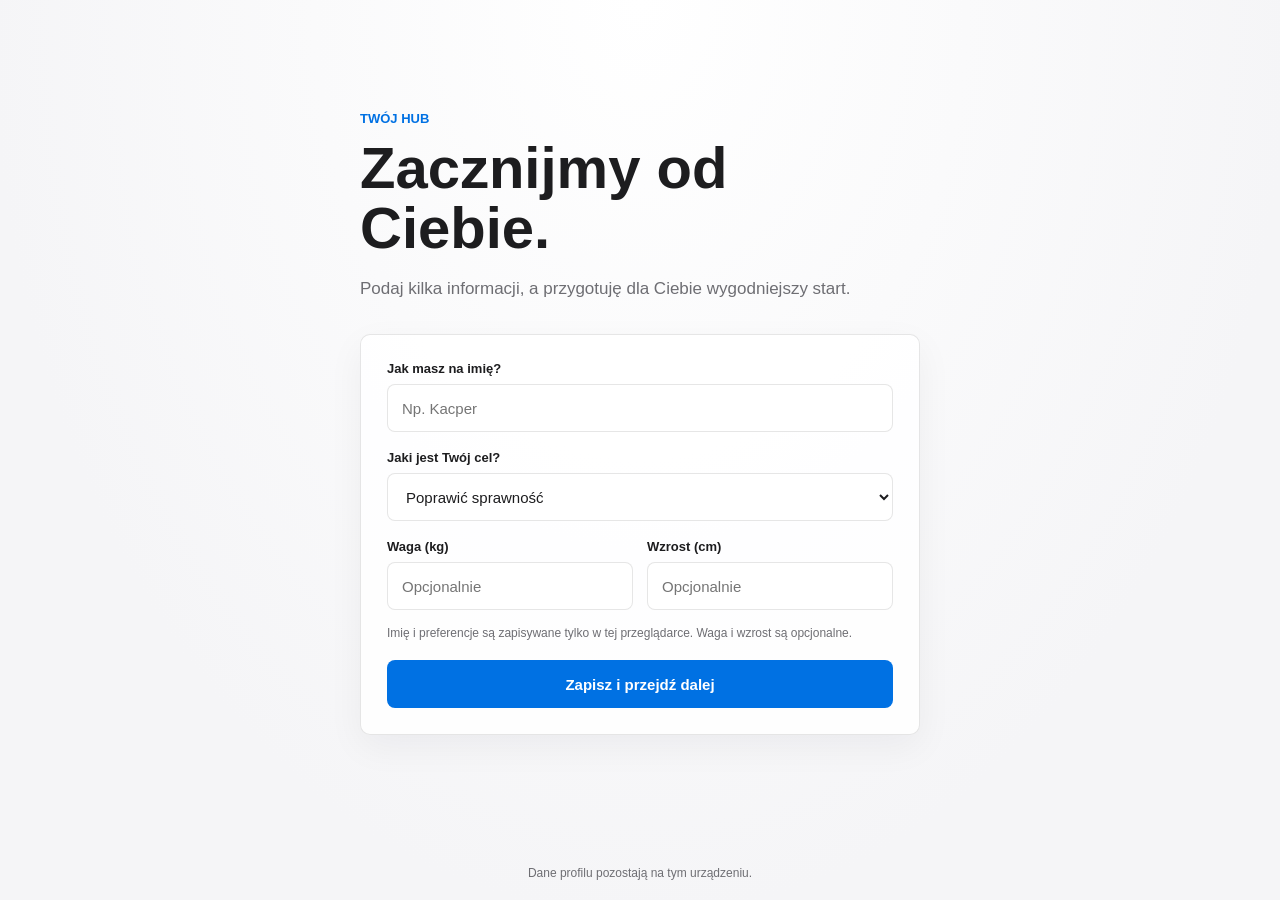
<file: login.html>
<!DOCTYPE html>
<html lang="pl">
<head>
    <meta charset="UTF-8">
    <meta name="viewport" content="width=device-width, initial-scale=1.0">
    <meta name="theme-color" content="#f5f5f7">
    <title>Twój profil | HUB</title>
    <style>
        :root {
            color-scheme: light;
            font-family: -apple-system, BlinkMacSystemFont, "SF Pro Display", "Segoe UI", sans-serif;
            color: #1d1d1f;
            background: #f5f5f7;
            --blue: #0071e3;
            --muted: #6e6e73;
            --line: rgba(29, 29, 31, 0.11);
        }

        * { box-sizing: border-box; }

        body {
            min-height: 100vh;
            min-height: 100svh;
            margin: 0;
            display: flex;
            flex-direction: column;
            background: radial-gradient(ellipse at 50% 0%, #fff 0%, #f5f5f7 72%);
        }

        .topbar {
            min-height: 64px;
            padding: 0 max(22px, calc((100% - 1080px) / 2));
            display: flex;
            align-items: center;
            border-bottom: 1px solid rgba(29, 29, 31, 0.07);
            background: rgba(255, 255, 255, 0.78);
            backdrop-filter: blur(20px);
        }

        .brand { color: inherit; font-size: 19px; font-weight: 700; text-decoration: none; }

        main {
            width: min(100% - 40px, 560px);
            margin: auto;
            padding: 72px 0;
        }

        .eyebrow { margin: 0 0 12px; color: var(--blue); font-size: 13px; font-weight: 650; }
        h1 { margin: 0; font-size: clamp(38px, 8vw, 58px); line-height: 1.04; font-weight: 650; }
        .intro { margin: 18px 0 32px; color: var(--muted); font-size: 17px; line-height: 1.55; }

        form, .welcome-panel {
            padding: 26px;
            border: 1px solid var(--line);
            border-radius: 10px;
            background: rgba(255, 255, 255, 0.84);
            box-shadow: 0 12px 36px rgba(29, 29, 31, 0.05);
        }

        .field { display: grid; gap: 8px; margin-bottom: 18px; }
        label { font-size: 13px; font-weight: 600; }
        input, select {
            width: 100%;
            min-height: 48px;
            padding: 0 14px;
            border: 1px solid var(--line);
            border-radius: 8px;
            background: #fff;
            color: inherit;
            font: inherit;
            font-size: 15px;
        }

        input:focus, select:focus { outline: 2px solid rgba(0, 113, 227, 0.28); border-color: var(--blue); }
        .field-row { display: grid; grid-template-columns: 1fr 1fr; gap: 14px; }
        .hint { margin: -4px 0 18px; color: var(--muted); font-size: 12px; line-height: 1.5; }

        button, .tool-link {
            min-height: 48px;
            display: inline-flex;
            align-items: center;
            justify-content: center;
            padding: 0 18px;
            border: 0;
            border-radius: 8px;
            background: var(--blue);
            color: #fff;
            font: inherit;
            font-size: 15px;
            font-weight: 600;
            text-decoration: none;
            cursor: pointer;
        }

        form button { width: 100%; }
        .welcome-panel { display: none; }
        .welcome-panel.visible { display: block; animation: appear 240ms ease-out both; }
        .welcome-panel h2 { margin: 0; font-size: 30px; line-height: 1.15; }
        .welcome-panel p { margin: 12px 0 22px; color: var(--muted); line-height: 1.55; }
        .profile-summary { margin: 0 0 22px; padding: 16px; border-radius: 8px; background: #f5f5f7; color: #424245; font-size: 14px; line-height: 1.7; }
        .tool-links { display: flex; flex-wrap: wrap; gap: 10px; }
        .tool-link.secondary { border: 1px solid var(--line); background: #fff; color: var(--blue); }
        .edit-button { margin-top: 18px; padding: 0; min-height: 36px; background: transparent; color: var(--blue); font-size: 14px; }
        footer { padding: 20px; color: var(--muted); text-align: center; font-size: 12px; }

        @keyframes appear { from { opacity: 0; transform: translateY(6px); } to { opacity: 1; transform: translateY(0); } }

        @media (max-width: 520px) {
            main { padding: 52px 0; }
            form, .welcome-panel { padding: 20px; }
            .field-row { gap: 10px; }
            .tool-links { display: grid; }
        }
    </style>
</head>
<body>
    <main>
        <p class="eyebrow">TWÓJ HUB</p>
        <h1 id="page-title">Zacznijmy od Ciebie.</h1>
        <p class="intro">Podaj kilka informacji, a przygotuję dla Ciebie wygodniejszy start.</p>

        <form id="profile-form">
            <div class="field">
                <label for="profile-name">Jak masz na imię?</label>
                <input id="profile-name" name="name" type="text" autocomplete="given-name" maxlength="40" placeholder="Np. Kacper" required>
            </div>
            <div class="field">
                <label for="profile-goal">Jaki jest Twój cel?</label>
                <select id="profile-goal" name="goal">
                    <option value="sprawność">Poprawić sprawność</option>
                    <option value="masa">Zbudować masę mięśniową</option>
                    <option value="redukcja">Zadbać o redukcję</option>
                    <option value="nawyki">Wypracować regularne nawyki</option>
                </select>
            </div>
            <div class="field-row">
                <div class="field">
                    <label for="profile-weight">Waga (kg)</label>
                    <input id="profile-weight" name="weight" type="number" min="1" max="500" step="0.1" inputmode="decimal" placeholder="Opcjonalnie">
                </div>
                <div class="field">
                    <label for="profile-height">Wzrost (cm)</label>
                    <input id="profile-height" name="height" type="number" min="1" max="300" step="1" inputmode="numeric" placeholder="Opcjonalnie">
                </div>
            </div>
            <p class="hint">Imię i preferencje są zapisywane tylko w tej przeglądarce. Waga i wzrost są opcjonalne.</p>
            <button type="submit">Zapisz i przejdź dalej</button>
        </form>

        <section class="welcome-panel" id="welcome-panel" aria-live="polite">
            <h2 id="welcome-heading"></h2>
            <p id="welcome-copy"></p>
            <div class="profile-summary" id="profile-summary"></div>
            <nav class="tool-links" aria-label="Twoje narzędzia">
                <a class="tool-link" href="main.html">Przejdź do HUB-a</a>
                <a class="tool-link secondary" href="kacleFIT.html">Otwórz kacleFIT</a>
                <a class="tool-link secondary" href="licznik.html">Otwórz licznik</a>
            </nav>
            <button class="edit-button" id="edit-profile" type="button">Edytuj dane</button>
        </section>
    </main>
    <footer>Dane profilu pozostają na tym urządzeniu.</footer>
    <script>
        const profileKey = "hub-profile";
        const profileForm = document.querySelector("#profile-form");
        const welcomePanel = document.querySelector("#welcome-panel");

        function readProfile() {
            try {
                return JSON.parse(localStorage.getItem(profileKey) || "null");
            } catch {
                return null;
            }
        }

        function showWelcome(profile) {
            document.querySelector("#welcome-heading").textContent = `Miło Cię widzieć, ${profile.name}.`;
            document.querySelector("#welcome-copy").textContent = `Twój cel: ${profile.goal}. Możesz zmienić te informacje w dowolnym momencie.`;
            const details = [];
            if (profile.weight) details.push(`Waga: ${profile.weight} kg`);
            if (profile.height) details.push(`Wzrost: ${profile.height} cm`);
            document.querySelector("#profile-summary").textContent = details.length ? details.join(" · ") : "Nie zapisano jeszcze wagi ani wzrostu.";
            profileForm.hidden = true;
            welcomePanel.classList.add("visible");
            document.querySelector("#page-title").textContent = "Witaj z powrotem.";
        }

        const savedProfile = readProfile();
        if (savedProfile && savedProfile.name) {
            profileForm.elements.name.value = savedProfile.name;
            profileForm.elements.goal.value = savedProfile.goal || "sprawność";
            profileForm.elements.weight.value = savedProfile.weight || "";
            profileForm.elements.height.value = savedProfile.height || "";
            showWelcome(savedProfile);
        }

        profileForm.addEventListener("submit", (event) => {
            event.preventDefault();
            const profile = {
                name: profileForm.elements.name.value.trim(),
                goal: profileForm.elements.goal.value,
                weight: profileForm.elements.weight.value,
                height: profileForm.elements.height.value
            };
            if (!profile.name) return;
            try {
                localStorage.setItem(profileKey, JSON.stringify(profile));
            } catch {
                document.querySelector("#welcome-copy").textContent = "Nie udało się zapisać danych w przeglądarce. Możesz nadal korzystać z HUB-a.";
            }
            showWelcome(profile);
        });

        document.querySelector("#edit-profile").addEventListener("click", () => {
            welcomePanel.classList.remove("visible");
            profileForm.hidden = false;
            document.querySelector("#page-title").textContent = "Zaktualizuj swój profil.";
            profileForm.elements.name.focus();
        });
    </script>
</body>
</html>
</file>
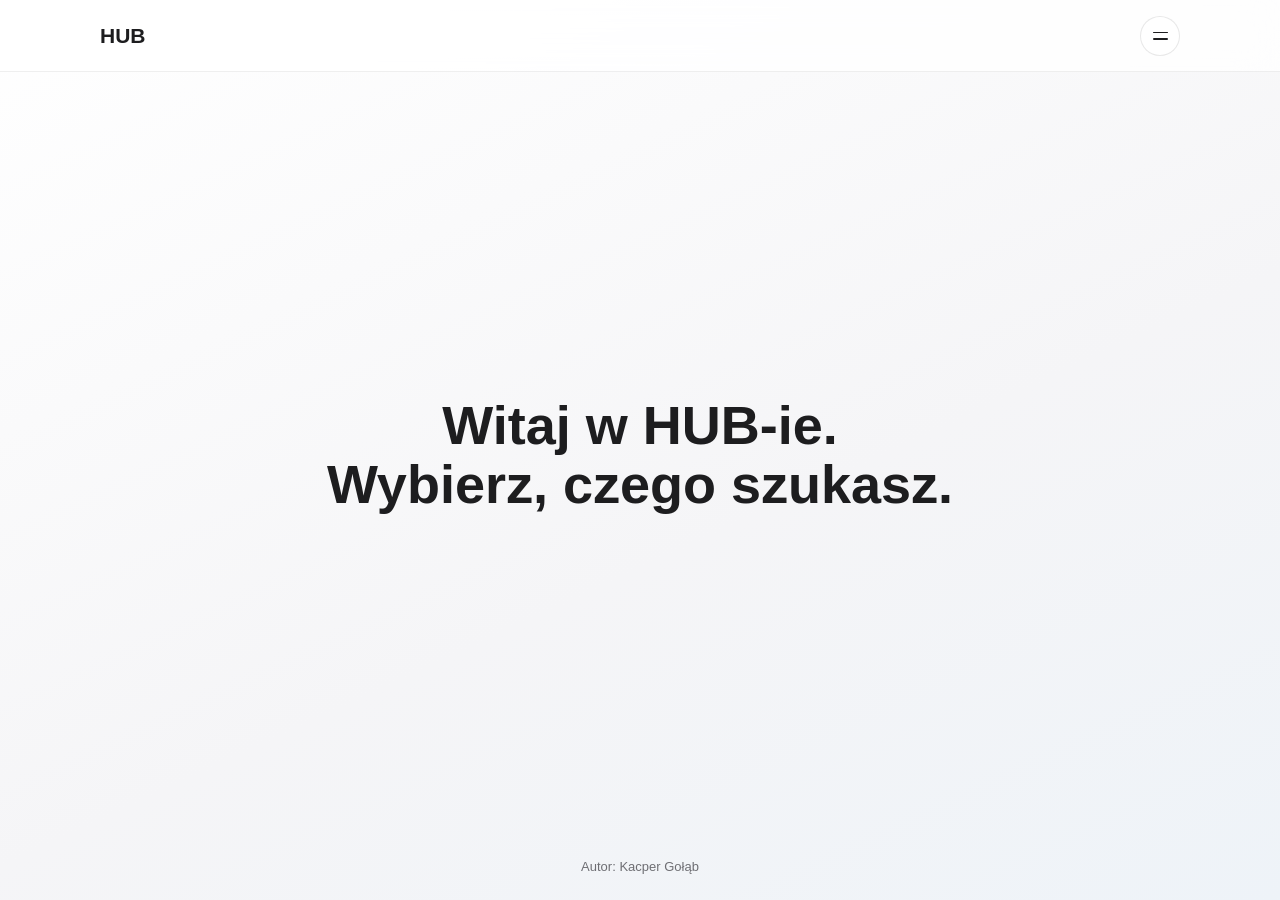
<file: main.html>
<!DOCTYPE html>
<html lang="pl">
<head>
    <meta charset="UTF-8">
    <meta name="viewport" content="width=device-width, initial-scale=1.0">
    <link rel="stylesheet" href="style_main.css">
    <title>HUB</title>
</head>
<body id="top">
    <header>
        <section class="header">
            <h1>HUB</h1>
        </section>
        <button class="menu-toggle" id="menu-toggle" type="button" aria-label="Otwórz menu" aria-expanded="false" aria-controls="site-menu">
            <span></span>
            <span></span>
        </button>
        <nav class="site-menu" id="site-menu" aria-label="Menu główne" hidden>
            <a href="#top">Strona główna</a>
            <a href="#welcome">O HUB-ie</a>
            <a href="kacleFIT.html">kacleFIT</a>
            <a href="licznik.html">Licznik treningu</a>
            <a href="login.html">Mój profil</a>
            <a href="#contact">Kontakt</a>
        </nav>
    </header>
    <main id="welcome">
        <h2 id="welcome-title">Witaj w HUB-ie. Wybierz, czego szukasz.</h2>
    </main>
    <footer id="contact">
        <p>Autor: Kacper Gołąb</p>
    </footer>
    <script>
        try {
            const profile = JSON.parse(localStorage.getItem("hub-profile") || "null");
            if (profile && profile.name) {
                document.querySelector("#welcome-title").textContent = `Witaj, ${profile.name}. Wybierz, czego szukasz.`;
            }
        } catch {
            // HUB działa także wtedy, gdy przeglądarka blokuje pamięć lokalną.
        }

        const menuButton = document.querySelector("#menu-toggle");
        const siteMenu = document.querySelector("#site-menu");

        function setMenuOpen(isOpen) {
            menuButton.setAttribute("aria-expanded", String(isOpen));
            menuButton.setAttribute("aria-label", isOpen ? "Zamknij menu" : "Otwórz menu");
            siteMenu.hidden = !isOpen;
        }

        menuButton.addEventListener("click", () => {
            setMenuOpen(menuButton.getAttribute("aria-expanded") !== "true");
        });

        document.addEventListener("click", (event) => {
            if (!event.target.closest("header")) {
                setMenuOpen(false);
            }
        });

        document.addEventListener("keydown", (event) => {
            if (event.key === "Escape") {
                setMenuOpen(false);
                menuButton.focus();
            }
        });

        siteMenu.addEventListener("click", (event) => {
            if (event.target.closest("a")) {
                setMenuOpen(false);
            }
        });
    </script>
</body>
</html>
</file>
<file: style_main.css>
* {
    box-sizing: border-box;
}

:root {
    color-scheme: light;
    font-family: -apple-system, BlinkMacSystemFont, "SF Pro Display", "Segoe UI", sans-serif;
    color: #1d1d1f;
    background: #f5f5f7;
}

body {
    min-height: 100vh;
    min-height: 100svh;
    margin: 0;
    display: flex;
    flex-direction: column;
    background: linear-gradient(155deg, #ffffff 0%, #f5f5f7 58%, #eef3f8 100%);
}

header {
    position: relative;
    z-index: 2;
    width: 100%;
    min-height: 72px;
    padding: 0 max(24px, calc((100% - 1080px) / 2));
    display: flex;
    align-items: center;
    justify-content: space-between;
    background: rgb(255 255 255 / 76%);
    border-bottom: 1px solid rgb(29 29 31 / 7%);
    backdrop-filter: blur(18px);
}

.header {
    display: flex;
    align-items: center;
}

.header h1 {
    margin: 0;
    font-size: 21px;
    font-weight: 650;
    letter-spacing: 0;
}

.menu-toggle {
    width: 40px;
    height: 40px;
    padding: 0;
    display: flex;
    flex-direction: column;
    place-items: center;
    align-items: center;
    justify-content: center;
    gap: 5px;
    border: 1px solid rgb(29 29 31 / 10%);
    border-radius: 50%;
    color: #1d1d1f;
    background: rgb(255 255 255 / 82%);
    cursor: pointer;
    transition: background-color 180ms ease, transform 180ms ease;
}

.menu-toggle:hover {
    background: #fff;
    transform: scale(1.04);
}

.menu-toggle span {
    width: 15px;
    height: 1.5px;
    border-radius: 2px;
    background: currentColor;
    transition: transform 180ms ease;
}

.menu-toggle[aria-expanded="true"] span:first-child {
    transform: translateY(3.25px) rotate(45deg);
}

.menu-toggle[aria-expanded="true"] span:last-child {
    transform: translateY(-3.25px) rotate(-45deg);
}

.site-menu {
    position: absolute;
    top: calc(100% + 10px);
    right: max(24px, calc((100% - 1080px) / 2));
    width: min(280px, calc(100vw - 40px));
    padding: 10px;
    display: grid;
    gap: 2px;
    border: 1px solid rgb(29 29 31 / 8%);
    border-radius: 16px;
    background: rgb(255 255 255 / 94%);
    box-shadow: 0 18px 48px rgb(29 29 31 / 14%);
    backdrop-filter: blur(24px);
    animation: menu-appear 180ms ease-out both;
}

.site-menu[hidden] {
    display: none;
}

.site-menu a {
    padding: 13px 14px;
    border-radius: 10px;
    color: inherit;
    font-size: 15px;
    text-decoration: none;
    transition: background-color 150ms ease;
}

.site-menu a:hover,
.site-menu a:focus-visible {
    outline: none;
    background: #f5f5f7;
}

@keyframes menu-appear {
    from {
        opacity: 0;
        transform: translateY(-6px) scale(0.98);
    }

    to {
        opacity: 1;
        transform: translateY(0) scale(1);
    }
}

main {
    width: min(100% - 48px, 920px);
    min-height: 520px;
    margin: auto;
    padding: 96px 0;
    display: grid;
    place-items: center;
    text-align: center;
}

main h2 {
    max-width: 780px;
    margin: 0;
    font-size: 54px;
    line-height: 1.08;
    font-weight: 650;
    letter-spacing: 0;
    text-wrap: balance;
}

footer {
    padding: 22px 24px 26px;
    color: #6e6e73;
    text-align: center;
    font-size: 13px;
}

footer p {
    margin: 0;
}

@media (max-width: 600px) {
    header {
        min-height: 64px;
        padding-inline: 22px;
    }

    .site-menu {
        right: 20px;
    }

    main {
        width: min(100% - 40px, 920px);
        min-height: 420px;
        padding-block: 72px;
    }

    main h2 {
        font-size: 38px;
    }
}
</file>
